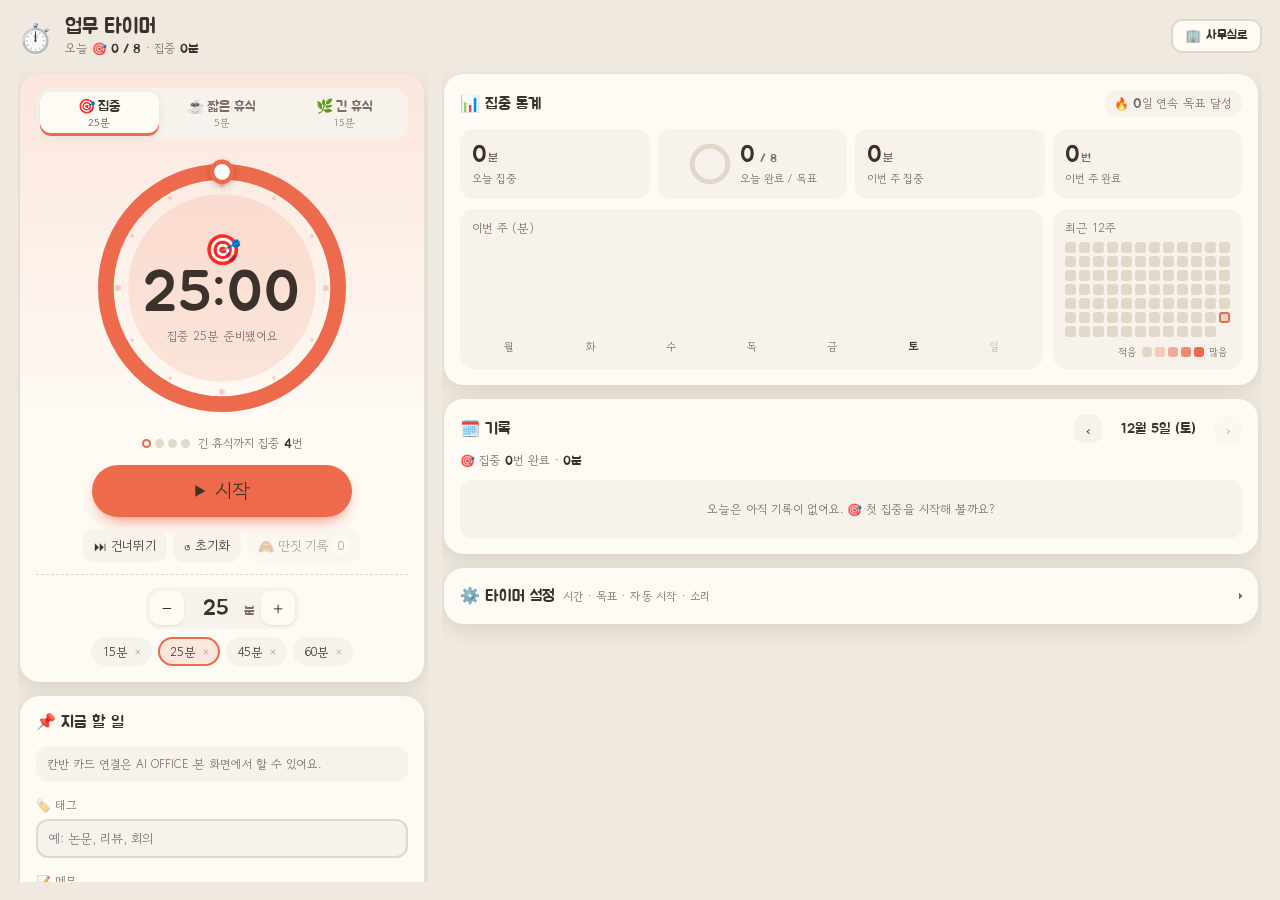
<file: public/timer.html>
<!doctype html>
<html lang="ko">
<head>
<meta charset="utf-8">
<meta name="viewport" content="width=device-width, initial-scale=1, viewport-fit=cover">
<title>업무 타이머 · AI OFFICE</title>
<link rel="icon" href="data:image/svg+xml,<svg xmlns='http://www.w3.org/2000/svg' viewBox='0 0 100 100'><text y='.9em' font-size='90'>🎯</text></svg>">
<link rel="preconnect" href="https://fonts.googleapis.com">
<link href="https://fonts.googleapis.com/css2?family=Gowun+Dodum&family=Jua&display=swap" rel="stylesheet">
<link rel="stylesheet" href="css/style.css">
<link rel="stylesheet" href="css/panels.css">
<link rel="stylesheet" href="css/manage.css">
<link rel="stylesheet" href="css/timer-aio.css">
</head>
<body class="tm-page">
<!-- AI OFFICE 업무 타이머 새 창: 본 화면과 같은 화면 · 같은 기록(이 브라우저 저장소를 함께 씀) -->
<main id="timerPage" class="tm-card tm-full" aria-label="업무 타이머"></main>
<script src="js/providers.js"></script>
<script src="timer/utils.js"></script>
<script src="timer/store-shim.js"></script>
<script src="js/timer-ui.js"></script>
</body>
</html>
</file>
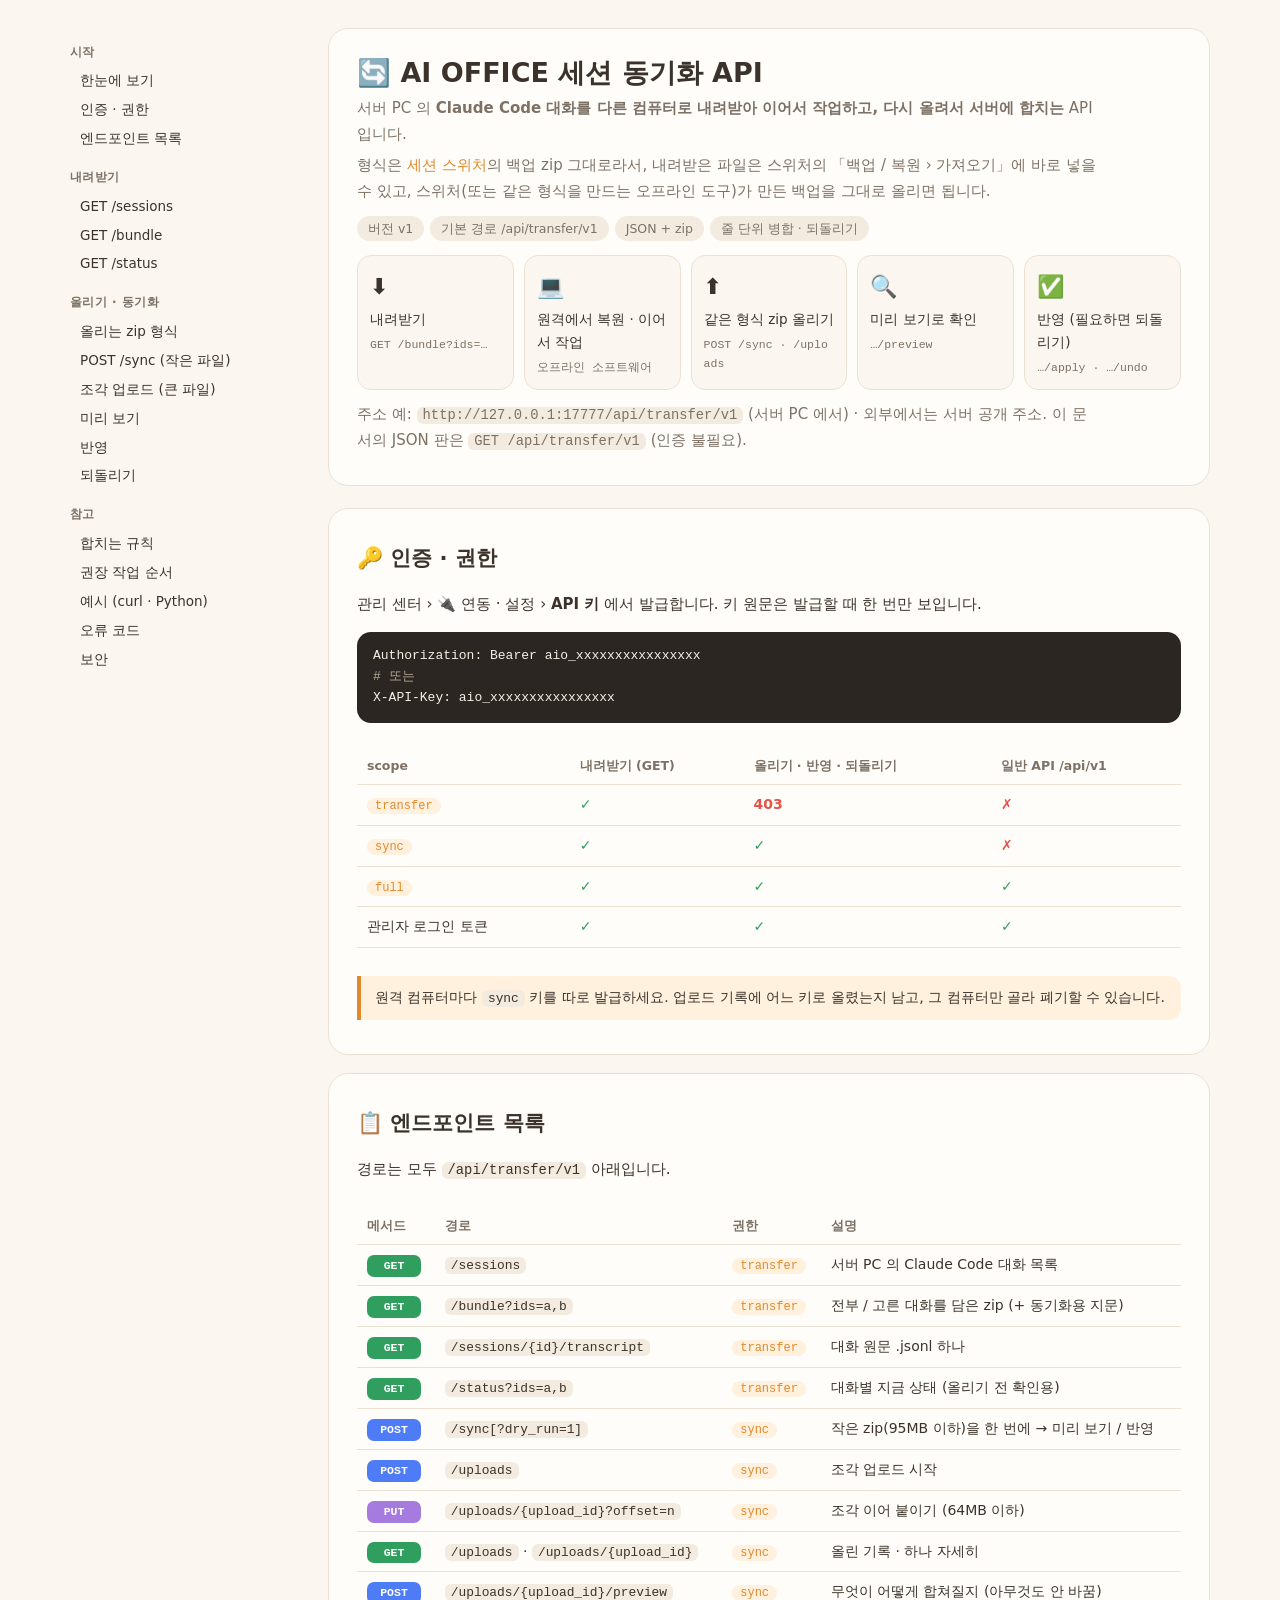
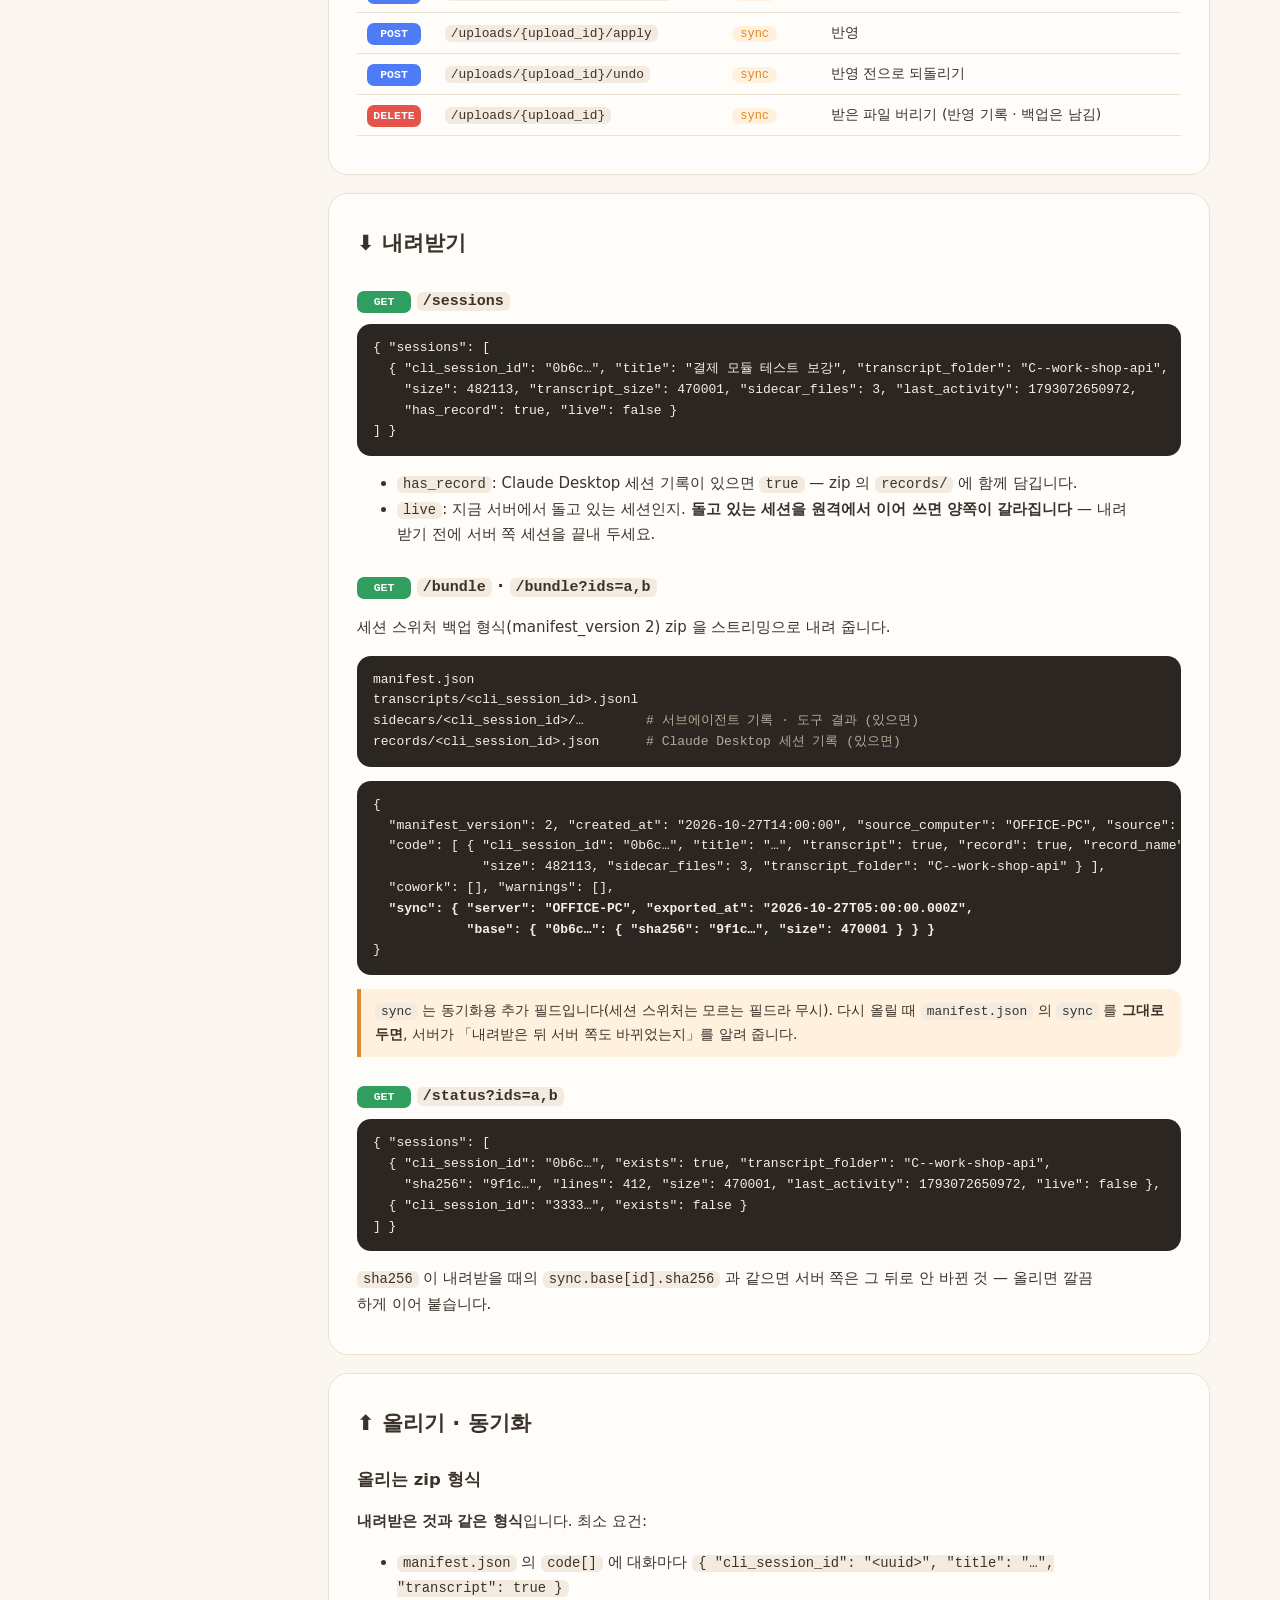
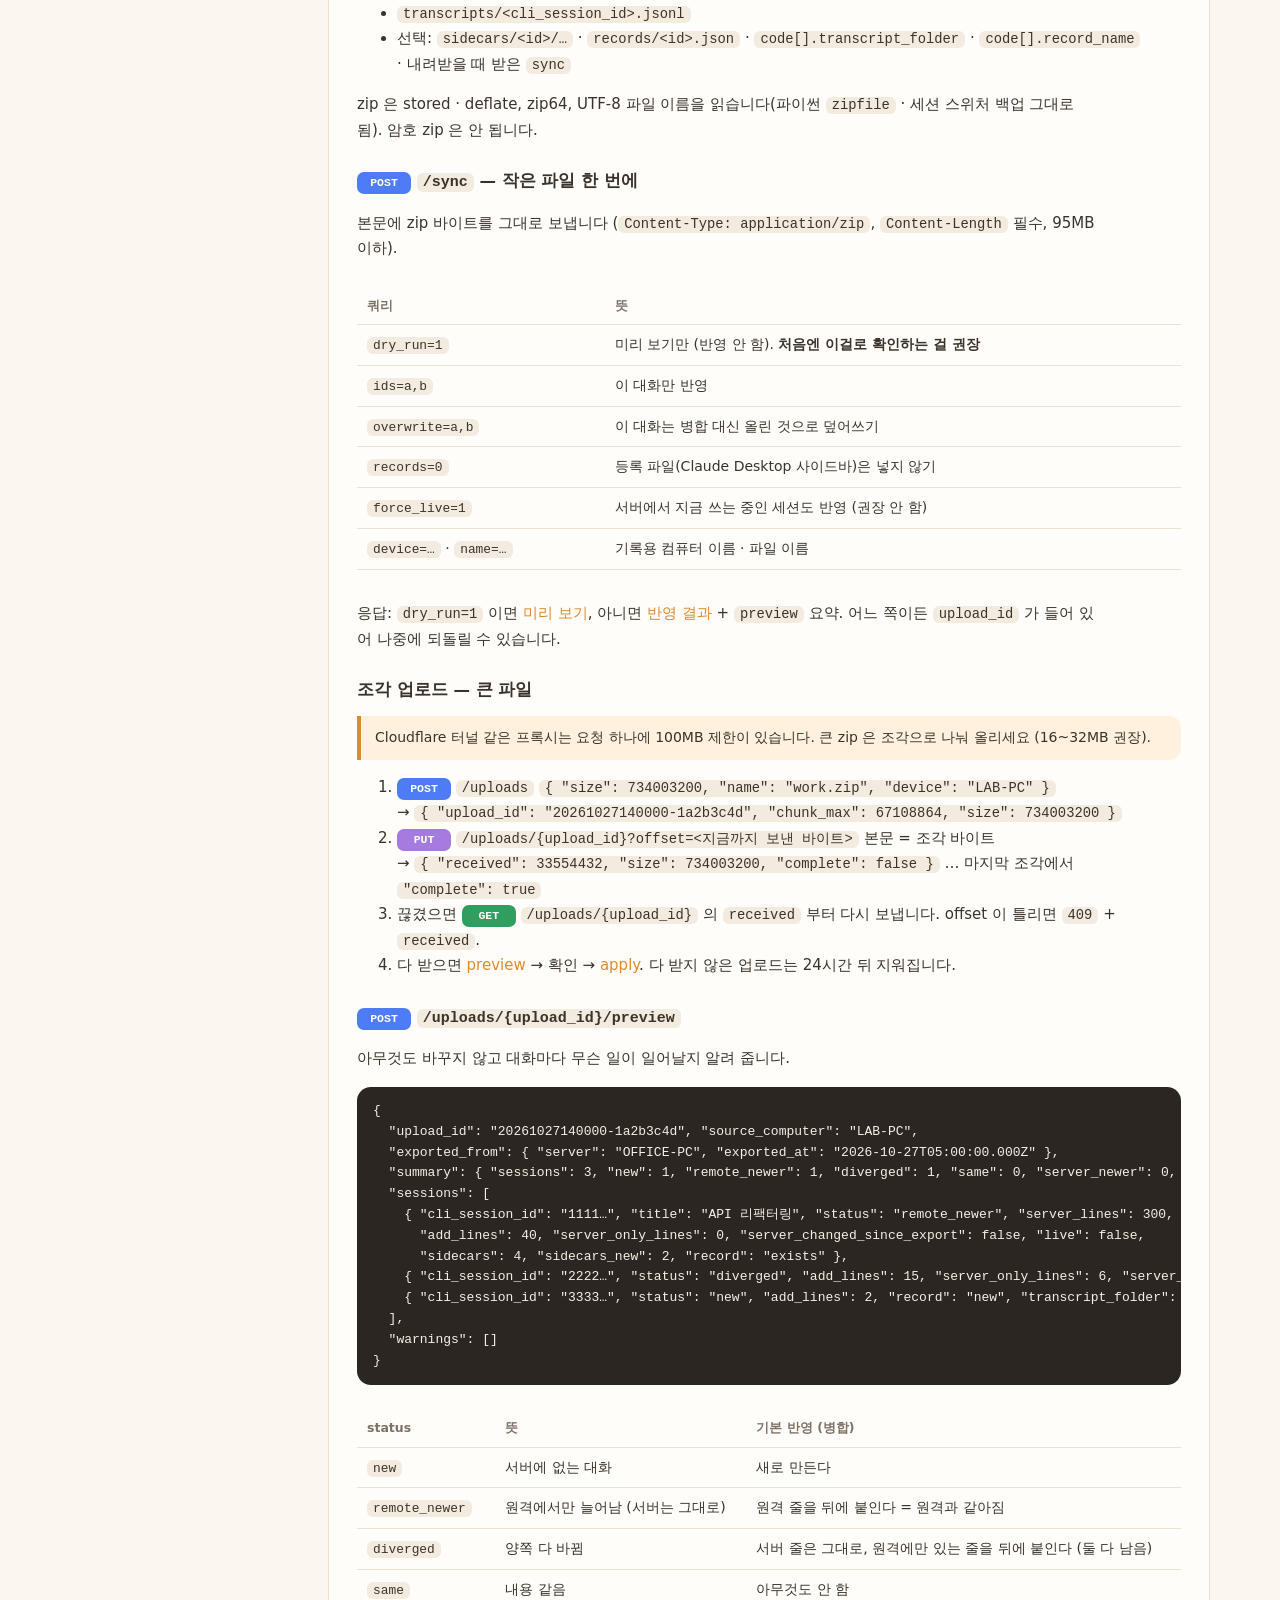
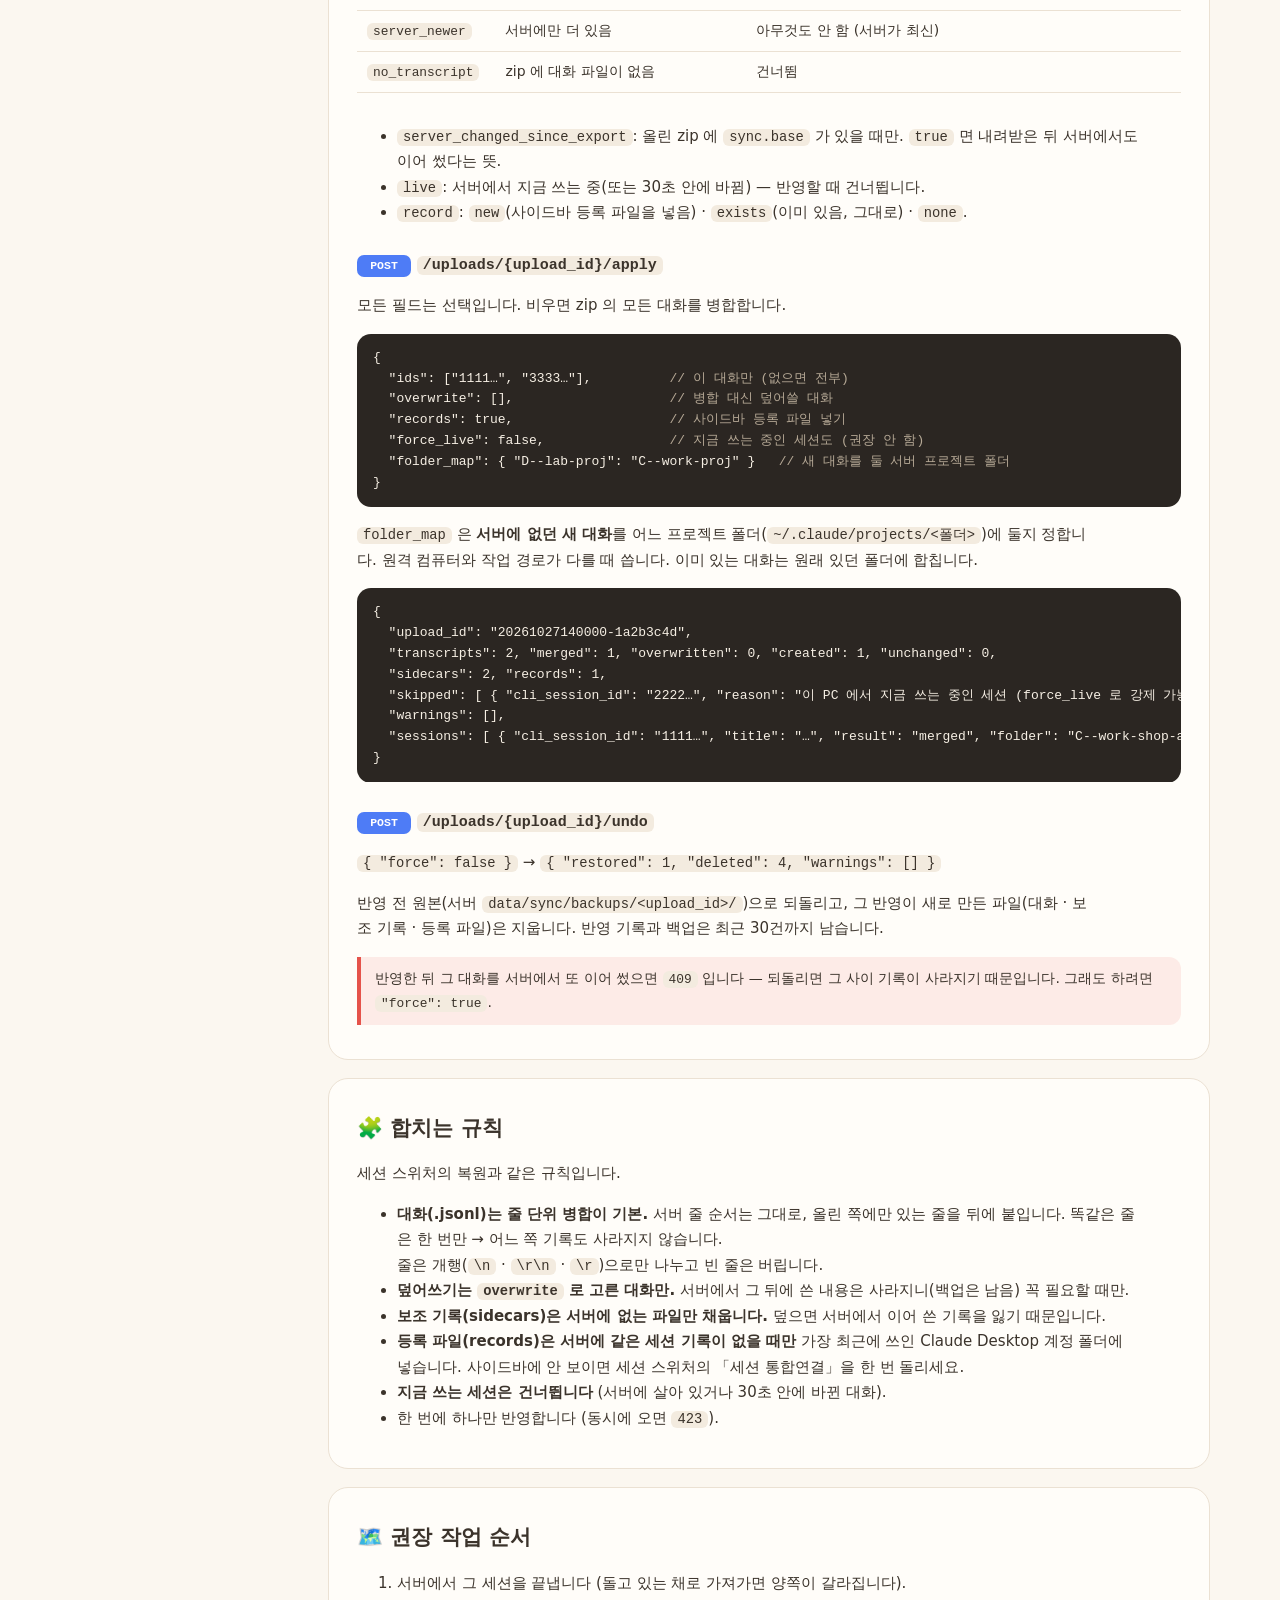
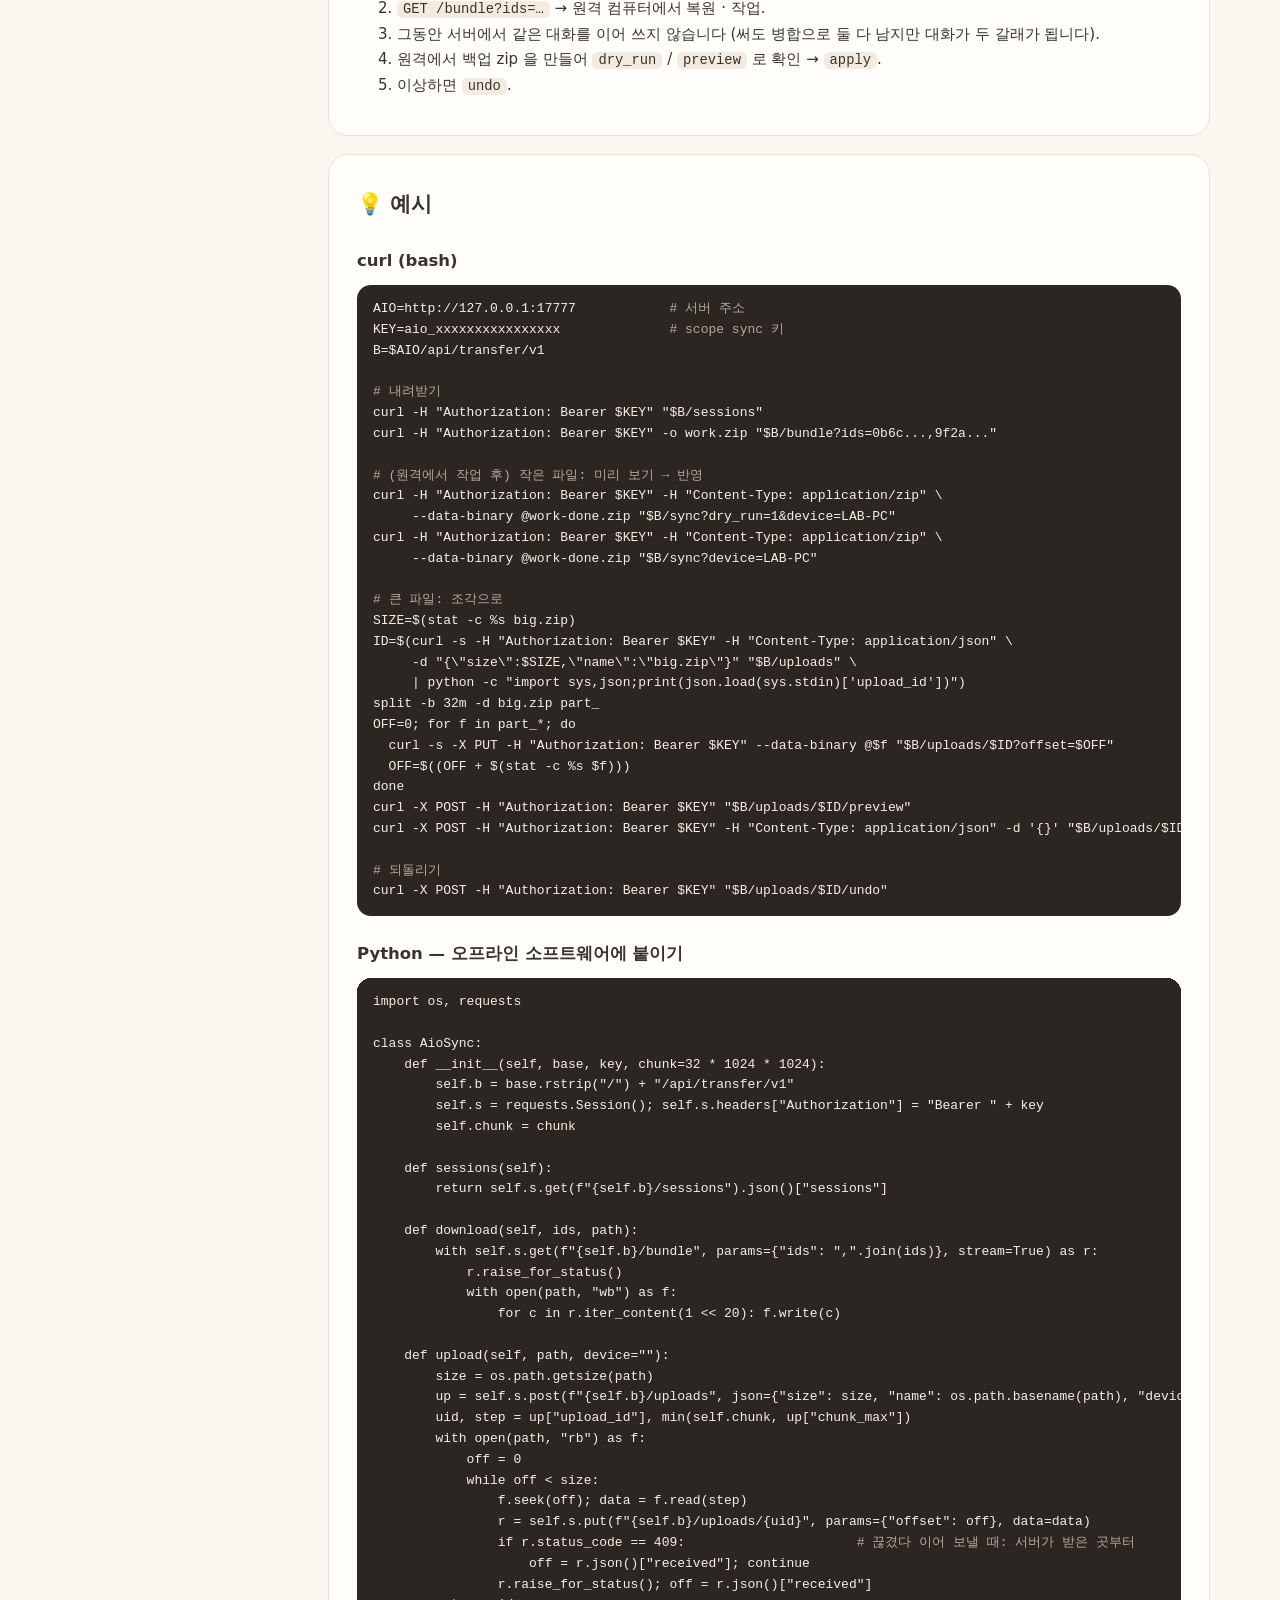
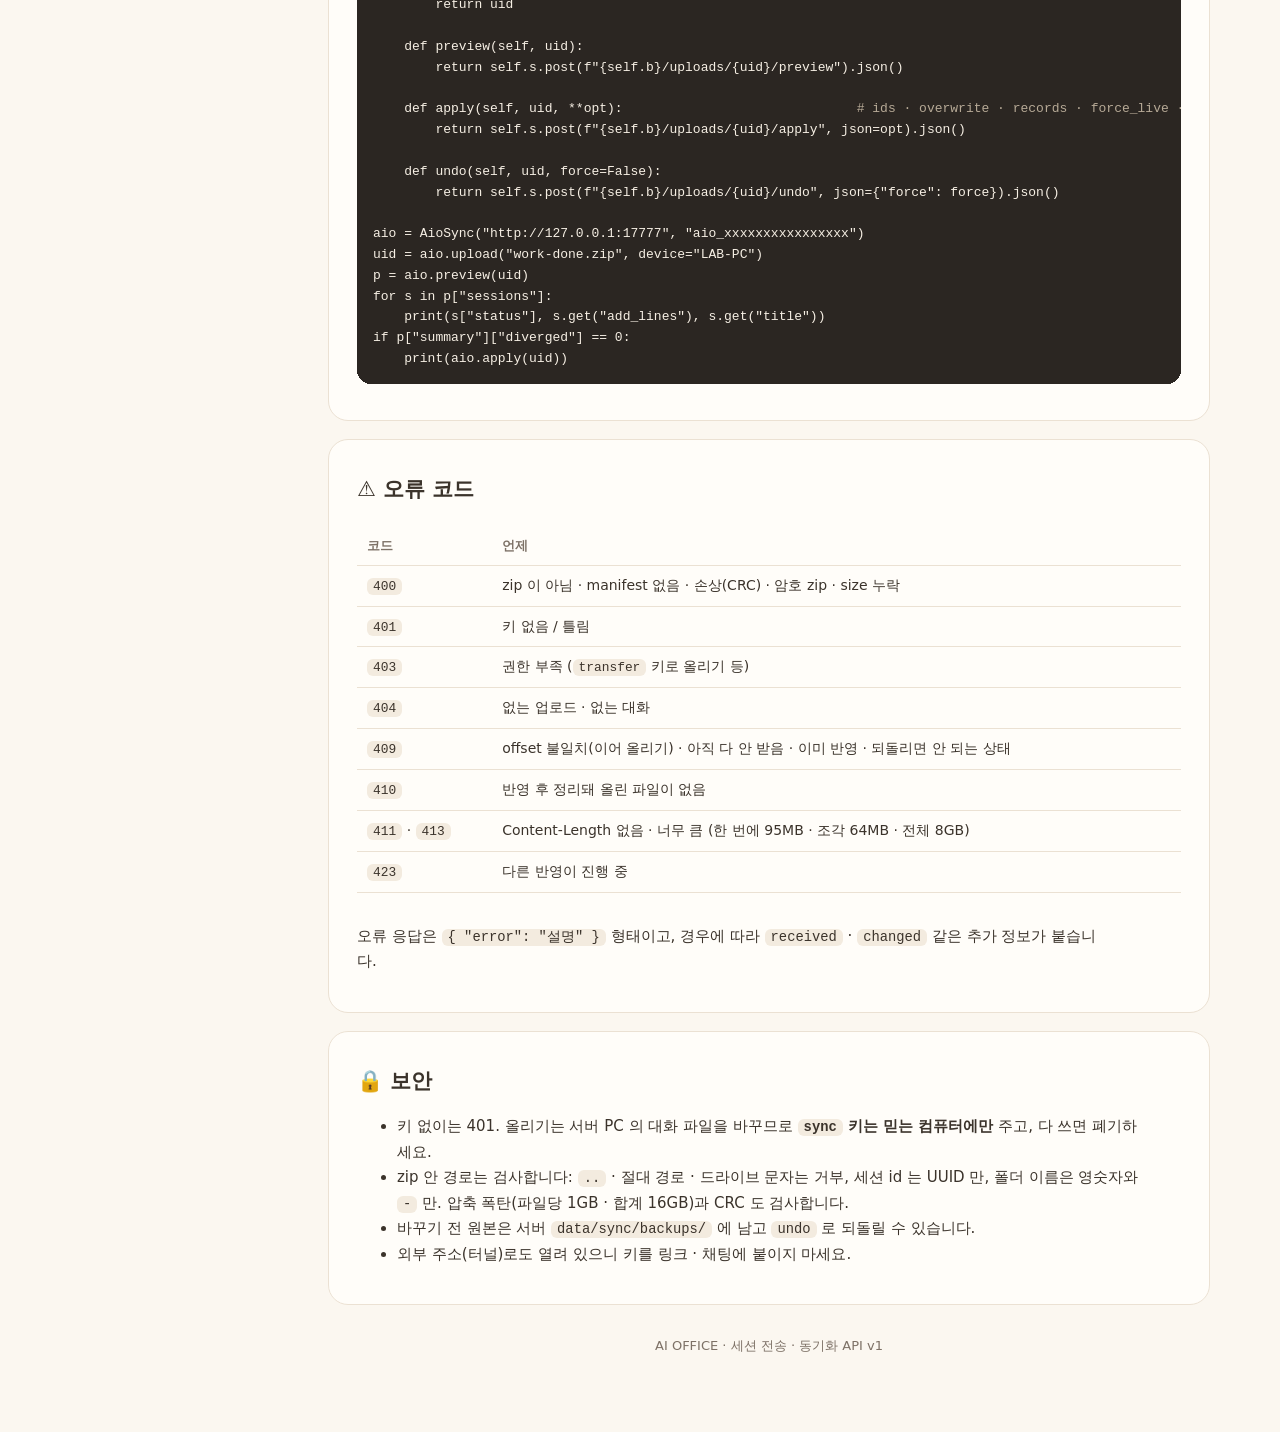
<file: public/docs/sync-api.html>
<!doctype html>
<html lang="ko">
<head>
<meta charset="utf-8">
<meta name="viewport" content="width=device-width, initial-scale=1">
<title>AI OFFICE 세션 동기화 API</title>
<meta name="description" content="AI OFFICE 서버의 Claude Code 대화를 다른 컴퓨터로 내려받아 이어서 작업하고, 다시 올려 서버에 합치는 API 문서">
<link rel="icon" href="data:image/svg+xml,<svg xmlns='http://www.w3.org/2000/svg' viewBox='0 0 100 100'><text y='.9em' font-size='90'>🔄</text></svg>">
<style>
  :root {
    --bg: #fbf7f0; --card: #fffdf9; --ink: #3b332b; --ink2: #7d7166; --line: #ebe1d3; --accent: #e08a2e; --accent-bg: #fff1dd;
    --code-bg: #2b2622; --code-ink: #f6efe4; --code-dim: #b6a996; --chip: #f3ebdf;
    --get: #2f9e5f; --post: #4e7cf6; --put: #a67be0; --del: #e5534b;
    --ok: #2f9e5f; --warn: #c47f22; --bad: #e5534b;
    --mono: ui-monospace, 'Cascadia Code', Consolas, 'D2Coding', monospace;
    --sans: 'Pretendard', 'Malgun Gothic', 'Apple SD Gothic Neo', system-ui, sans-serif;
  }
  @media (prefers-color-scheme: dark) {
    :root:not([data-theme="light"]) {
      --bg: #1d1a17; --card: #26221e; --ink: #efe6da; --ink2: #b3a796; --line: #3a332c; --accent: #f0a03c; --accent-bg: #3a2d1c;
      --code-bg: #141210; --code-ink: #f0e8dc; --code-dim: #9d917f; --chip: #332c25;
    }
  }
  :root[data-theme="dark"] {
    --bg: #1d1a17; --card: #26221e; --ink: #efe6da; --ink2: #b3a796; --line: #3a332c; --accent: #f0a03c; --accent-bg: #3a2d1c;
    --code-bg: #141210; --code-ink: #f0e8dc; --code-dim: #9d917f; --chip: #332c25;
  }
  * { box-sizing: border-box; }
  html { scroll-behavior: smooth; scroll-padding-top: 16px; }
  body { margin: 0; background: var(--bg); color: var(--ink); font: 15px/1.7 var(--sans); }
  a { color: var(--accent); text-decoration: none; } a:hover { text-decoration: underline; }
  .wrap { display: grid; grid-template-columns: 230px minmax(0, 1fr); gap: 28px; max-width: 1180px; margin: 0 auto; padding: 28px 20px 80px; }
  nav.toc { position: sticky; top: 16px; align-self: start; max-height: calc(100vh - 32px); overflow-y: auto; font-size: 13.5px; }
  nav.toc b { display: block; font-size: 12px; color: var(--ink2); letter-spacing: .04em; margin: 14px 0 4px; }
  nav.toc a { display: block; color: var(--ink); padding: 3px 10px; border-radius: 8px; }
  nav.toc a:hover { background: var(--chip); text-decoration: none; }
  header.hero { background: var(--card); border: 1px solid var(--line); border-radius: 20px; padding: 26px 28px; margin-bottom: 22px; }
  header.hero h1 { margin: 0 0 6px; font-size: 27px; line-height: 1.3; }
  header.hero p { margin: 6px 0; color: var(--ink2); }
  .tags { display: flex; flex-wrap: wrap; gap: 6px; margin-top: 12px; }
  .tag { background: var(--chip); border-radius: 99px; padding: 2px 11px; font-size: 12.5px; color: var(--ink2); }
  section { background: var(--card); border: 1px solid var(--line); border-radius: 20px; padding: 6px 28px 22px; margin-bottom: 18px; }
  h2 { font-size: 21px; margin: 22px 0 10px; padding-top: 4px; }
  h3 { font-size: 16.5px; margin: 24px 0 8px; }
  h3 code { font-size: 15px; }
  p, li { max-width: 78ch; }
  code { font-family: var(--mono); font-size: .92em; background: var(--chip); padding: 1px 6px; border-radius: 6px; }
  pre { background: var(--code-bg); color: var(--code-ink); border-radius: 14px; padding: 14px 16px; overflow-x: auto; font: 13px/1.6 var(--mono); margin: 10px 0 14px; }
  pre code { background: none; padding: 0; font-size: inherit; color: inherit; }
  pre .c { color: var(--code-dim); }
  table { width: 100%; border-collapse: collapse; margin: 10px 0 16px; font-size: 14px; }
  .tbl { overflow-x: auto; }
  th, td { text-align: left; padding: 8px 10px; border-bottom: 1px solid var(--line); vertical-align: top; }
  th { color: var(--ink2); font-weight: 600; font-size: 12.5px; white-space: nowrap; }
  td code { white-space: nowrap; }
  .m { display: inline-block; min-width: 54px; text-align: center; font: 700 11.5px/1.9 var(--mono); border-radius: 7px; color: #fff; }
  .GET { background: var(--get); } .POST { background: var(--post); } .PUT { background: var(--put); } .DELETE { background: var(--del); }
  .scope { font: 12px var(--mono); padding: 1px 8px; border-radius: 99px; background: var(--accent-bg); color: var(--accent); }
  .ok { color: var(--ok); font-weight: 700; } .no { color: var(--bad); font-weight: 700; }
  .flow { display: grid; grid-template-columns: repeat(5, minmax(0, 1fr)); gap: 10px; margin: 14px 0 6px; }
  .step { background: var(--bg); border: 1px solid var(--line); border-radius: 14px; padding: 12px; font-size: 13.5px; }
  .step b { display: block; font-size: 22px; margin-bottom: 2px; }
  .step small { color: var(--ink2); display: block; margin-top: 4px; font-family: var(--mono); font-size: 11.5px; word-break: break-all; }
  .note { border-left: 4px solid var(--accent); background: var(--accent-bg); padding: 10px 14px; border-radius: 0 12px 12px 0; margin: 12px 0; font-size: 14px; }
  .note.warn { border-color: var(--bad); background: color-mix(in srgb, var(--bad) 10%, transparent); }
  footer { color: var(--ink2); font-size: 13px; text-align: center; margin-top: 30px; }
  @media (max-width: 860px) {
    .wrap { grid-template-columns: minmax(0, 1fr); padding: 16px 16px 60px; }
    h3 code { word-break: break-all; }
    nav.toc { position: static; max-height: none; background: var(--card); border: 1px solid var(--line); border-radius: 16px; padding: 6px 12px 12px; }
    section, header.hero { padding-left: 18px; padding-right: 18px; }
    .flow { grid-template-columns: 1fr 1fr; }
  }
</style>
</head>
<body>
<div class="wrap">
  <nav class="toc" aria-label="목차">
    <b>시작</b>
    <a href="#overview">한눈에 보기</a>
    <a href="#auth">인증 · 권한</a>
    <a href="#endpoints">엔드포인트 목록</a>
    <b>내려받기</b>
    <a href="#sessions">GET /sessions</a>
    <a href="#bundle">GET /bundle</a>
    <a href="#status">GET /status</a>
    <b>올리기 · 동기화</b>
    <a href="#upload-format">올리는 zip 형식</a>
    <a href="#sync">POST /sync (작은 파일)</a>
    <a href="#chunks">조각 업로드 (큰 파일)</a>
    <a href="#preview">미리 보기</a>
    <a href="#apply">반영</a>
    <a href="#undo">되돌리기</a>
    <b>참고</b>
    <a href="#rules">합치는 규칙</a>
    <a href="#workflow">권장 작업 순서</a>
    <a href="#examples">예시 (curl · Python)</a>
    <a href="#errors">오류 코드</a>
    <a href="#security">보안</a>
  </nav>

  <main>
    <header class="hero" id="overview">
      <h1>🔄 AI OFFICE 세션 동기화 API</h1>
      <p>서버 PC 의 <b>Claude Code 대화를 다른 컴퓨터로 내려받아 이어서 작업하고, 다시 올려서 서버에 합치는</b> API 입니다.</p>
      <p>형식은 <a href="https://github.com/UniverseMaker/Claude-Desktop-Application-Cowork-and-Code-Session-Transfer">세션 스위처</a>의 백업 zip 그대로라서, 내려받은 파일은 스위처의 「백업 / 복원 › 가져오기」에 바로 넣을 수 있고, 스위처(또는 같은 형식을 만드는 오프라인 도구)가 만든 백업을 그대로 올리면 됩니다.</p>
      <div class="tags"><span class="tag">버전 v1</span><span class="tag">기본 경로 /api/transfer/v1</span><span class="tag">JSON + zip</span><span class="tag">줄 단위 병합 · 되돌리기</span></div>
      <div class="flow">
        <div class="step"><b>⬇️</b>내려받기<small>GET /bundle?ids=…</small></div>
        <div class="step"><b>💻</b>원격에서 복원 · 이어서 작업<small>오프라인 소프트웨어</small></div>
        <div class="step"><b>⬆️</b>같은 형식 zip 올리기<small>POST /sync · /uploads</small></div>
        <div class="step"><b>🔍</b>미리 보기로 확인<small>…/preview</small></div>
        <div class="step"><b>✅</b>반영 (필요하면 되돌리기)<small>…/apply · …/undo</small></div>
      </div>
      <p style="margin-top:12px">주소 예: <code>http://127.0.0.1:17777/api/transfer/v1</code> (서버 PC 에서) · 외부에서는 서버 공개 주소. 이 문서의 JSON 판은 <code>GET /api/transfer/v1</code> (인증 불필요).</p>
    </header>

    <section id="auth">
      <h2>🔑 인증 · 권한</h2>
      <p>관리 센터 › 🔌 연동 · 설정 › <b>API 키</b> 에서 발급합니다. 키 원문은 발급할 때 한 번만 보입니다.</p>
<pre><code>Authorization: Bearer aio_xxxxxxxxxxxxxxxx
<span class="c"># 또는</span>
X-API-Key: aio_xxxxxxxxxxxxxxxx</code></pre>
      <div class="tbl"><table>
        <tr><th>scope</th><th>내려받기 (GET)</th><th>올리기 · 반영 · 되돌리기</th><th>일반 API /api/v1</th></tr>
        <tr><td><span class="scope">transfer</span></td><td class="ok">✓</td><td class="no">403</td><td class="no">✗</td></tr>
        <tr><td><span class="scope">sync</span></td><td class="ok">✓</td><td class="ok">✓</td><td class="no">✗</td></tr>
        <tr><td><span class="scope">full</span></td><td class="ok">✓</td><td class="ok">✓</td><td class="ok">✓</td></tr>
        <tr><td>관리자 로그인 토큰</td><td class="ok">✓</td><td class="ok">✓</td><td class="ok">✓</td></tr>
      </table></div>
      <div class="note">원격 컴퓨터마다 <code>sync</code> 키를 따로 발급하세요. 업로드 기록에 어느 키로 올렸는지 남고, 그 컴퓨터만 골라 폐기할 수 있습니다.</div>
    </section>

    <section id="endpoints">
      <h2>📋 엔드포인트 목록</h2>
      <p>경로는 모두 <code>/api/transfer/v1</code> 아래입니다.</p>
      <div class="tbl"><table>
        <tr><th>메서드</th><th>경로</th><th>권한</th><th>설명</th></tr>
        <tr><td><span class="m GET">GET</span></td><td><code>/sessions</code></td><td><span class="scope">transfer</span></td><td>서버 PC 의 Claude Code 대화 목록</td></tr>
        <tr><td><span class="m GET">GET</span></td><td><code>/bundle?ids=a,b</code></td><td><span class="scope">transfer</span></td><td>전부 / 고른 대화를 담은 zip (+ 동기화용 지문)</td></tr>
        <tr><td><span class="m GET">GET</span></td><td><code>/sessions/{id}/transcript</code></td><td><span class="scope">transfer</span></td><td>대화 원문 .jsonl 하나</td></tr>
        <tr><td><span class="m GET">GET</span></td><td><code>/status?ids=a,b</code></td><td><span class="scope">transfer</span></td><td>대화별 지금 상태 (올리기 전 확인용)</td></tr>
        <tr><td><span class="m POST">POST</span></td><td><code>/sync[?dry_run=1]</code></td><td><span class="scope">sync</span></td><td>작은 zip(95MB 이하)을 한 번에 → 미리 보기 / 반영</td></tr>
        <tr><td><span class="m POST">POST</span></td><td><code>/uploads</code></td><td><span class="scope">sync</span></td><td>조각 업로드 시작</td></tr>
        <tr><td><span class="m PUT">PUT</span></td><td><code>/uploads/{upload_id}?offset=n</code></td><td><span class="scope">sync</span></td><td>조각 이어 붙이기 (64MB 이하)</td></tr>
        <tr><td><span class="m GET">GET</span></td><td><code>/uploads</code> · <code>/uploads/{upload_id}</code></td><td><span class="scope">sync</span></td><td>올린 기록 · 하나 자세히</td></tr>
        <tr><td><span class="m POST">POST</span></td><td><code>/uploads/{upload_id}/preview</code></td><td><span class="scope">sync</span></td><td>무엇이 어떻게 합쳐질지 (아무것도 안 바꿈)</td></tr>
        <tr><td><span class="m POST">POST</span></td><td><code>/uploads/{upload_id}/apply</code></td><td><span class="scope">sync</span></td><td>반영</td></tr>
        <tr><td><span class="m POST">POST</span></td><td><code>/uploads/{upload_id}/undo</code></td><td><span class="scope">sync</span></td><td>반영 전으로 되돌리기</td></tr>
        <tr><td><span class="m DELETE">DELETE</span></td><td><code>/uploads/{upload_id}</code></td><td><span class="scope">sync</span></td><td>받은 파일 버리기 (반영 기록 · 백업은 남김)</td></tr>
      </table></div>
    </section>

    <section>
      <h2>⬇️ 내려받기</h2>
      <h3 id="sessions"><span class="m GET">GET</span> <code>/sessions</code></h3>
<pre><code>{ "sessions": [
  { "cli_session_id": "0b6c…", "title": "결제 모듈 테스트 보강", "transcript_folder": "C--work-shop-api",
    "size": 482113, "transcript_size": 470001, "sidecar_files": 3, "last_activity": 1793072650972,
    "has_record": true, "live": false }
] }</code></pre>
      <ul>
        <li><code>has_record</code>: Claude Desktop 세션 기록이 있으면 <code>true</code> — zip 의 <code>records/</code> 에 함께 담깁니다.</li>
        <li><code>live</code>: 지금 서버에서 돌고 있는 세션인지. <b>돌고 있는 세션을 원격에서 이어 쓰면 양쪽이 갈라집니다</b> — 내려받기 전에 서버 쪽 세션을 끝내 두세요.</li>
      </ul>

      <h3 id="bundle"><span class="m GET">GET</span> <code>/bundle</code> · <code>/bundle?ids=a,b</code></h3>
      <p>세션 스위처 백업 형식(manifest_version 2) zip 을 스트리밍으로 내려 줍니다.</p>
<pre><code>manifest.json
transcripts/&lt;cli_session_id&gt;.jsonl
sidecars/&lt;cli_session_id&gt;/…        <span class="c"># 서브에이전트 기록 · 도구 결과 (있으면)</span>
records/&lt;cli_session_id&gt;.json      <span class="c"># Claude Desktop 세션 기록 (있으면)</span></code></pre>
<pre><code>{
  "manifest_version": 2, "created_at": "2026-10-27T14:00:00", "source_computer": "OFFICE-PC", "source": "ai-office",
  "code": [ { "cli_session_id": "0b6c…", "title": "…", "transcript": true, "record": true, "record_name": "local_….json",
              "size": 482113, "sidecar_files": 3, "transcript_folder": "C--work-shop-api" } ],
  "cowork": [], "warnings": [],
  <b>"sync": { "server": "OFFICE-PC", "exported_at": "2026-10-27T05:00:00.000Z",
            "base": { "0b6c…": { "sha256": "9f1c…", "size": 470001 } } }</b>
}</code></pre>
      <div class="note"><code>sync</code> 는 동기화용 추가 필드입니다(세션 스위처는 모르는 필드라 무시). 다시 올릴 때 <code>manifest.json</code> 의 <code>sync</code> 를 <b>그대로 두면</b>, 서버가 「내려받은 뒤 서버 쪽도 바뀌었는지」를 알려 줍니다.</div>

      <h3 id="status"><span class="m GET">GET</span> <code>/status?ids=a,b</code></h3>
<pre><code>{ "sessions": [
  { "cli_session_id": "0b6c…", "exists": true, "transcript_folder": "C--work-shop-api",
    "sha256": "9f1c…", "lines": 412, "size": 470001, "last_activity": 1793072650972, "live": false },
  { "cli_session_id": "3333…", "exists": false }
] }</code></pre>
      <p><code>sha256</code> 이 내려받을 때의 <code>sync.base[id].sha256</code> 과 같으면 서버 쪽은 그 뒤로 안 바뀐 것 — 올리면 깔끔하게 이어 붙습니다.</p>
    </section>

    <section>
      <h2>⬆️ 올리기 · 동기화</h2>
      <h3 id="upload-format">올리는 zip 형식</h3>
      <p><b>내려받은 것과 같은 형식</b>입니다. 최소 요건:</p>
      <ul>
        <li><code>manifest.json</code> 의 <code>code[]</code> 에 대화마다 <code>{ "cli_session_id": "&lt;uuid&gt;", "title": "…", "transcript": true }</code></li>
        <li><code>transcripts/&lt;cli_session_id&gt;.jsonl</code></li>
        <li>선택: <code>sidecars/&lt;id&gt;/…</code> · <code>records/&lt;id&gt;.json</code> · <code>code[].transcript_folder</code> · <code>code[].record_name</code> · 내려받을 때 받은 <code>sync</code></li>
      </ul>
      <p>zip 은 stored · deflate, zip64, UTF-8 파일 이름을 읽습니다(파이썬 <code>zipfile</code> · 세션 스위처 백업 그대로 됨). 암호 zip 은 안 됩니다.</p>

      <h3 id="sync"><span class="m POST">POST</span> <code>/sync</code> — 작은 파일 한 번에</h3>
      <p>본문에 zip 바이트를 그대로 보냅니다 (<code>Content-Type: application/zip</code>, <code>Content-Length</code> 필수, 95MB 이하).</p>
      <div class="tbl"><table>
        <tr><th>쿼리</th><th>뜻</th></tr>
        <tr><td><code>dry_run=1</code></td><td>미리 보기만 (반영 안 함). <b>처음엔 이걸로 확인하는 걸 권장</b></td></tr>
        <tr><td><code>ids=a,b</code></td><td>이 대화만 반영</td></tr>
        <tr><td><code>overwrite=a,b</code></td><td>이 대화는 병합 대신 올린 것으로 덮어쓰기</td></tr>
        <tr><td><code>records=0</code></td><td>등록 파일(Claude Desktop 사이드바)은 넣지 않기</td></tr>
        <tr><td><code>force_live=1</code></td><td>서버에서 지금 쓰는 중인 세션도 반영 (권장 안 함)</td></tr>
        <tr><td><code>device=…</code> · <code>name=…</code></td><td>기록용 컴퓨터 이름 · 파일 이름</td></tr>
      </table></div>
      <p>응답: <code>dry_run=1</code> 이면 <a href="#preview">미리 보기</a>, 아니면 <a href="#apply">반영 결과</a> + <code>preview</code> 요약. 어느 쪽이든 <code>upload_id</code> 가 들어 있어 나중에 되돌릴 수 있습니다.</p>

      <h3 id="chunks">조각 업로드 — 큰 파일</h3>
      <div class="note">Cloudflare 터널 같은 프록시는 요청 하나에 100MB 제한이 있습니다. 큰 zip 은 조각으로 나눠 올리세요 (16~32MB 권장).</div>
      <ol>
        <li><span class="m POST">POST</span> <code>/uploads</code> <code>{ "size": 734003200, "name": "work.zip", "device": "LAB-PC" }</code><br>→ <code>{ "upload_id": "20261027140000-1a2b3c4d", "chunk_max": 67108864, "size": 734003200 }</code></li>
        <li><span class="m PUT">PUT</span> <code>/uploads/{upload_id}?offset=&lt;지금까지 보낸 바이트&gt;</code> 본문 = 조각 바이트<br>→ <code>{ "received": 33554432, "size": 734003200, "complete": false }</code> … 마지막 조각에서 <code>"complete": true</code></li>
        <li>끊겼으면 <span class="m GET">GET</span> <code>/uploads/{upload_id}</code> 의 <code>received</code> 부터 다시 보냅니다. offset 이 틀리면 <code>409</code> + <code>received</code>.</li>
        <li>다 받으면 <a href="#preview">preview</a> → 확인 → <a href="#apply">apply</a>. 다 받지 않은 업로드는 24시간 뒤 지워집니다.</li>
      </ol>

      <h3 id="preview"><span class="m POST">POST</span> <code>/uploads/{upload_id}/preview</code></h3>
      <p>아무것도 바꾸지 않고 대화마다 무슨 일이 일어날지 알려 줍니다.</p>
<pre><code>{
  "upload_id": "20261027140000-1a2b3c4d", "source_computer": "LAB-PC",
  "exported_from": { "server": "OFFICE-PC", "exported_at": "2026-10-27T05:00:00.000Z" },
  "summary": { "sessions": 3, "new": 1, "remote_newer": 1, "diverged": 1, "same": 0, "server_newer": 0, "live": 0, "add_lines": 57 },
  "sessions": [
    { "cli_session_id": "1111…", "title": "API 리팩터링", "status": "remote_newer", "server_lines": 300, "remote_lines": 340,
      "add_lines": 40, "server_only_lines": 0, "server_changed_since_export": false, "live": false,
      "sidecars": 4, "sidecars_new": 2, "record": "exists" },
    { "cli_session_id": "2222…", "status": "diverged", "add_lines": 15, "server_only_lines": 6, "server_changed_since_export": true },
    { "cli_session_id": "3333…", "status": "new", "add_lines": 2, "record": "new", "transcript_folder": "D--lab-proj" }
  ],
  "warnings": []
}</code></pre>
      <div class="tbl"><table>
        <tr><th>status</th><th>뜻</th><th>기본 반영 (병합)</th></tr>
        <tr><td><code>new</code></td><td>서버에 없는 대화</td><td>새로 만든다</td></tr>
        <tr><td><code>remote_newer</code></td><td>원격에서만 늘어남 (서버는 그대로)</td><td>원격 줄을 뒤에 붙인다 = 원격과 같아짐</td></tr>
        <tr><td><code>diverged</code></td><td>양쪽 다 바뀜</td><td>서버 줄은 그대로, 원격에만 있는 줄을 뒤에 붙인다 (둘 다 남음)</td></tr>
        <tr><td><code>same</code></td><td>내용 같음</td><td>아무것도 안 함</td></tr>
        <tr><td><code>server_newer</code></td><td>서버에만 더 있음</td><td>아무것도 안 함 (서버가 최신)</td></tr>
        <tr><td><code>no_transcript</code></td><td>zip 에 대화 파일이 없음</td><td>건너뜀</td></tr>
      </table></div>
      <ul>
        <li><code>server_changed_since_export</code>: 올린 zip 에 <code>sync.base</code> 가 있을 때만. <code>true</code> 면 내려받은 뒤 서버에서도 이어 썼다는 뜻.</li>
        <li><code>live</code>: 서버에서 지금 쓰는 중(또는 30초 안에 바뀜) — 반영할 때 건너뜁니다.</li>
        <li><code>record</code>: <code>new</code>(사이드바 등록 파일을 넣음) · <code>exists</code>(이미 있음, 그대로) · <code>none</code>.</li>
      </ul>

      <h3 id="apply"><span class="m POST">POST</span> <code>/uploads/{upload_id}/apply</code></h3>
      <p>모든 필드는 선택입니다. 비우면 zip 의 모든 대화를 병합합니다.</p>
<pre><code>{
  "ids": ["1111…", "3333…"],          <span class="c">// 이 대화만 (없으면 전부)</span>
  "overwrite": [],                    <span class="c">// 병합 대신 덮어쓸 대화</span>
  "records": true,                    <span class="c">// 사이드바 등록 파일 넣기</span>
  "force_live": false,                <span class="c">// 지금 쓰는 중인 세션도 (권장 안 함)</span>
  "folder_map": { "D--lab-proj": "C--work-proj" }   <span class="c">// 새 대화를 둘 서버 프로젝트 폴더</span>
}</code></pre>
      <p><code>folder_map</code> 은 <b>서버에 없던 새 대화</b>를 어느 프로젝트 폴더(<code>~/.claude/projects/&lt;폴더&gt;</code>)에 둘지 정합니다. 원격 컴퓨터와 작업 경로가 다를 때 씁니다. 이미 있는 대화는 원래 있던 폴더에 합칩니다.</p>
<pre><code>{
  "upload_id": "20261027140000-1a2b3c4d",
  "transcripts": 2, "merged": 1, "overwritten": 0, "created": 1, "unchanged": 0,
  "sidecars": 2, "records": 1,
  "skipped": [ { "cli_session_id": "2222…", "reason": "이 PC 에서 지금 쓰는 중인 세션 (force_live 로 강제 가능)" } ],
  "warnings": [],
  "sessions": [ { "cli_session_id": "1111…", "title": "…", "result": "merged", "folder": "C--work-shop-api" } ]
}</code></pre>

      <h3 id="undo"><span class="m POST">POST</span> <code>/uploads/{upload_id}/undo</code></h3>
      <p><code>{ "force": false }</code> → <code>{ "restored": 1, "deleted": 4, "warnings": [] }</code></p>
      <p>반영 전 원본(서버 <code>data/sync/backups/&lt;upload_id&gt;/</code>)으로 되돌리고, 그 반영이 새로 만든 파일(대화 · 보조 기록 · 등록 파일)은 지웁니다. 반영 기록과 백업은 최근 30건까지 남습니다.</p>
      <div class="note warn">반영한 뒤 그 대화를 서버에서 또 이어 썼으면 <code>409</code> 입니다 — 되돌리면 그 사이 기록이 사라지기 때문입니다. 그래도 하려면 <code>"force": true</code>.</div>
    </section>

    <section id="rules">
      <h2>🧩 합치는 규칙</h2>
      <p>세션 스위처의 복원과 같은 규칙입니다.</p>
      <ul>
        <li><b>대화(.jsonl)는 줄 단위 병합이 기본.</b> 서버 줄 순서는 그대로, 올린 쪽에만 있는 줄을 뒤에 붙입니다. 똑같은 줄은 한 번만 → 어느 쪽 기록도 사라지지 않습니다.<br>줄은 개행(<code>\n</code> · <code>\r\n</code> · <code>\r</code>)으로만 나누고 빈 줄은 버립니다.</li>
        <li><b>덮어쓰기는 <code>overwrite</code> 로 고른 대화만.</b> 서버에서 그 뒤에 쓴 내용은 사라지니(백업은 남음) 꼭 필요할 때만.</li>
        <li><b>보조 기록(sidecars)은 서버에 없는 파일만 채웁니다.</b> 덮으면 서버에서 이어 쓴 기록을 잃기 때문입니다.</li>
        <li><b>등록 파일(records)은 서버에 같은 세션 기록이 없을 때만</b> 가장 최근에 쓰인 Claude Desktop 계정 폴더에 넣습니다. 사이드바에 안 보이면 세션 스위처의 「세션 통합연결」을 한 번 돌리세요.</li>
        <li><b>지금 쓰는 세션은 건너뜁니다</b> (서버에 살아 있거나 30초 안에 바뀐 대화).</li>
        <li>한 번에 하나만 반영합니다 (동시에 오면 <code>423</code>).</li>
      </ul>
    </section>

    <section id="workflow">
      <h2>🗺️ 권장 작업 순서</h2>
      <ol>
        <li>서버에서 그 세션을 끝냅니다 (돌고 있는 채로 가져가면 양쪽이 갈라집니다).</li>
        <li><code>GET /bundle?ids=…</code> → 원격 컴퓨터에서 복원 · 작업.</li>
        <li>그동안 서버에서 같은 대화를 이어 쓰지 않습니다 (써도 병합으로 둘 다 남지만 대화가 두 갈래가 됩니다).</li>
        <li>원격에서 백업 zip 을 만들어 <code>dry_run</code> / <code>preview</code> 로 확인 → <code>apply</code>.</li>
        <li>이상하면 <code>undo</code>.</li>
      </ol>
    </section>

    <section id="examples">
      <h2>💡 예시</h2>
      <h3>curl (bash)</h3>
<pre><code>AIO=http://127.0.0.1:17777            <span class="c"># 서버 주소</span>
KEY=aio_xxxxxxxxxxxxxxxx              <span class="c"># scope sync 키</span>
B=$AIO/api/transfer/v1

<span class="c"># 내려받기</span>
curl -H "Authorization: Bearer $KEY" "$B/sessions"
curl -H "Authorization: Bearer $KEY" -o work.zip "$B/bundle?ids=0b6c...,9f2a..."

<span class="c"># (원격에서 작업 후) 작은 파일: 미리 보기 → 반영</span>
curl -H "Authorization: Bearer $KEY" -H "Content-Type: application/zip" \
     --data-binary @work-done.zip "$B/sync?dry_run=1&amp;device=LAB-PC"
curl -H "Authorization: Bearer $KEY" -H "Content-Type: application/zip" \
     --data-binary @work-done.zip "$B/sync?device=LAB-PC"

<span class="c"># 큰 파일: 조각으로</span>
SIZE=$(stat -c %s big.zip)
ID=$(curl -s -H "Authorization: Bearer $KEY" -H "Content-Type: application/json" \
     -d "{\"size\":$SIZE,\"name\":\"big.zip\"}" "$B/uploads" \
     | python -c "import sys,json;print(json.load(sys.stdin)['upload_id'])")
split -b 32m -d big.zip part_
OFF=0; for f in part_*; do
  curl -s -X PUT -H "Authorization: Bearer $KEY" --data-binary @$f "$B/uploads/$ID?offset=$OFF"
  OFF=$((OFF + $(stat -c %s $f)))
done
curl -X POST -H "Authorization: Bearer $KEY" "$B/uploads/$ID/preview"
curl -X POST -H "Authorization: Bearer $KEY" -H "Content-Type: application/json" -d '{}' "$B/uploads/$ID/apply"

<span class="c"># 되돌리기</span>
curl -X POST -H "Authorization: Bearer $KEY" "$B/uploads/$ID/undo"</code></pre>

      <h3>Python — 오프라인 소프트웨어에 붙이기</h3>
<pre><code>import os, requests

class AioSync:
    def __init__(self, base, key, chunk=32 * 1024 * 1024):
        self.b = base.rstrip("/") + "/api/transfer/v1"
        self.s = requests.Session(); self.s.headers["Authorization"] = "Bearer " + key
        self.chunk = chunk

    def sessions(self):
        return self.s.get(f"{self.b}/sessions").json()["sessions"]

    def download(self, ids, path):
        with self.s.get(f"{self.b}/bundle", params={"ids": ",".join(ids)}, stream=True) as r:
            r.raise_for_status()
            with open(path, "wb") as f:
                for c in r.iter_content(1 &lt;&lt; 20): f.write(c)

    def upload(self, path, device=""):
        size = os.path.getsize(path)
        up = self.s.post(f"{self.b}/uploads", json={"size": size, "name": os.path.basename(path), "device": device}).json()
        uid, step = up["upload_id"], min(self.chunk, up["chunk_max"])
        with open(path, "rb") as f:
            off = 0
            while off &lt; size:
                f.seek(off); data = f.read(step)
                r = self.s.put(f"{self.b}/uploads/{uid}", params={"offset": off}, data=data)
                if r.status_code == 409:                      <span class="c"># 끊겼다 이어 보낼 때: 서버가 받은 곳부터</span>
                    off = r.json()["received"]; continue
                r.raise_for_status(); off = r.json()["received"]
        return uid

    def preview(self, uid):
        return self.s.post(f"{self.b}/uploads/{uid}/preview").json()

    def apply(self, uid, **opt):                              <span class="c"># ids · overwrite · records · force_live · folder_map</span>
        return self.s.post(f"{self.b}/uploads/{uid}/apply", json=opt).json()

    def undo(self, uid, force=False):
        return self.s.post(f"{self.b}/uploads/{uid}/undo", json={"force": force}).json()

aio = AioSync("http://127.0.0.1:17777", "aio_xxxxxxxxxxxxxxxx")
uid = aio.upload("work-done.zip", device="LAB-PC")
p = aio.preview(uid)
for s in p["sessions"]:
    print(s["status"], s.get("add_lines"), s.get("title"))
if p["summary"]["diverged"] == 0:
    print(aio.apply(uid))</code></pre>
    </section>

    <section id="errors">
      <h2>⚠️ 오류 코드</h2>
      <div class="tbl"><table>
        <tr><th>코드</th><th>언제</th></tr>
        <tr><td><code>400</code></td><td>zip 이 아님 · manifest 없음 · 손상(CRC) · 암호 zip · size 누락</td></tr>
        <tr><td><code>401</code></td><td>키 없음 / 틀림</td></tr>
        <tr><td><code>403</code></td><td>권한 부족 (<code>transfer</code> 키로 올리기 등)</td></tr>
        <tr><td><code>404</code></td><td>없는 업로드 · 없는 대화</td></tr>
        <tr><td><code>409</code></td><td>offset 불일치(이어 올리기) · 아직 다 안 받음 · 이미 반영 · 되돌리면 안 되는 상태</td></tr>
        <tr><td><code>410</code></td><td>반영 후 정리돼 올린 파일이 없음</td></tr>
        <tr><td><code>411</code> · <code>413</code></td><td>Content-Length 없음 · 너무 큼 (한 번에 95MB · 조각 64MB · 전체 8GB)</td></tr>
        <tr><td><code>423</code></td><td>다른 반영이 진행 중</td></tr>
      </table></div>
      <p>오류 응답은 <code>{ "error": "설명" }</code> 형태이고, 경우에 따라 <code>received</code> · <code>changed</code> 같은 추가 정보가 붙습니다.</p>
    </section>

    <section id="security">
      <h2>🔒 보안</h2>
      <ul>
        <li>키 없이는 401. 올리기는 서버 PC 의 대화 파일을 바꾸므로 <b><code>sync</code> 키는 믿는 컴퓨터에만</b> 주고, 다 쓰면 폐기하세요.</li>
        <li>zip 안 경로는 검사합니다: <code>..</code> · 절대 경로 · 드라이브 문자는 거부, 세션 id 는 UUID 만, 폴더 이름은 영숫자와 <code>-</code> 만. 압축 폭탄(파일당 1GB · 합계 16GB)과 CRC 도 검사합니다.</li>
        <li>바꾸기 전 원본은 서버 <code>data/sync/backups/</code> 에 남고 <code>undo</code> 로 되돌릴 수 있습니다.</li>
        <li>외부 주소(터널)로도 열려 있으니 키를 링크 · 채팅에 붙이지 마세요.</li>
      </ul>
    </section>

    <footer>AI OFFICE · 세션 전송 · 동기화 API v1</footer>
  </main>
</div>
</body>
</html>
</file>
<file: public/css/style.css>
:root {
  --bg: #efe9df;
  --bg2: #f7f3ec;
  --ink: #3b332b;
  --ink2: #7a6e61;
  --line: #e2d8c9;
  --card: rgba(255, 252, 247, 0.92);
  --red: #e5534b;
  --green: #3fb27f;
  --blue: #4e9cf6;
  --amber: #e9a23b;
  --purple: #a67be0;
  --shadow: 0 6px 20px rgba(80, 60, 30, 0.12);
  --radius: 16px;
  --accent: #f0a03c;
  --ui-zoom: 1;
  --font: 'Gowun Dodum', 'Pretendard', 'Apple SD Gothic Neo', 'Malgun Gothic', sans-serif;
  --cute: 'Jua', 'Gowun Dodum', 'Malgun Gothic', sans-serif;
}
@media (prefers-color-scheme: dark) {
  :root:not([data-theme="light"]) {
    --bg: #1f1c19; --bg2: #2a2622; --ink: #f1e9dd; --ink2: #b3a796; --line: #3b352e; --card: rgba(40, 36, 32, 0.92);
    --shadow: 0 6px 20px rgba(0, 0, 0, 0.35);
  }
}
:root[data-theme="dark"] {
  --bg: #1f1c19; --bg2: #2a2622; --ink: #f1e9dd; --ink2: #b3a796; --line: #3b352e; --card: rgba(40, 36, 32, 0.92);
  --shadow: 0 6px 20px rgba(0, 0, 0, 0.35);
}

* { box-sizing: border-box; }
[hidden] { display: none !important; }
html, body { margin: 0; height: 100%; overflow: hidden; background: var(--bg); color: var(--ink); font-family: var(--font); }
button { font-family: inherit; color: inherit; }
#app { position: fixed; inset: 0; }
#office { position: absolute; inset: 0; width: 100%; height: 100%; display: block; cursor: grab; touch-action: none; }
#office.dragging { cursor: grabbing; }
#office.hover { cursor: pointer; }

/* ---------- top bar ---------- */
#topbar {
  position: absolute; top: 12px; left: 12px; right: 12px; display: flex; gap: 10px; align-items: center;
  pointer-events: none; z-index: 5; flex-wrap: wrap;
}
#topbar > * { pointer-events: auto; }
.brand { display: flex; align-items: center; gap: 10px; background: var(--card); padding: 8px 14px 8px 10px; border-radius: var(--radius); box-shadow: var(--shadow); backdrop-filter: blur(8px); }
.brand .logo { font-size: 26px; animation: wiggle 3s ease-in-out infinite; display: inline-block; }
.brand .name { font-family: var(--cute); font-size: 18px; letter-spacing: 0.5px; }
.brand .sub { font-size: 11px; color: var(--ink2); }
.badge { font-family: var(--cute); font-size: 12px; padding: 3px 9px; border-radius: 99px; background: #ddd; color: #555; }
.badge.live { background: #dff3e8; color: #1f7a50; }
.badge.live::before { content: '● '; animation: blink 1.4s infinite; }
.badge.demo { background: #fdeccc; color: #96620e; }
.chips { display: flex; gap: 6px; flex-wrap: nowrap; flex: 1; justify-content: center; overflow-x: auto; scrollbar-width: none; padding: 4px 2px 8px; margin: -4px 0 -8px; min-width: 0; }
.chip { flex: none; }
.chip { display: flex; align-items: center; gap: 6px; background: var(--card); border-radius: 99px; padding: 6px 12px; font-size: 13px; box-shadow: var(--shadow); cursor: pointer; border: 2px solid transparent; transition: transform .15s; }
.chip:hover { transform: translateY(-2px); }
.chip b { font-family: var(--cute); font-size: 16px; }
.chip .dot { width: 9px; height: 9px; border-radius: 50%; }
.chip.alert { border-color: var(--red); animation: pulse 1.2s infinite; }
.tools { display: flex; gap: 6px; align-items: center; background: var(--card); padding: 6px 8px; border-radius: var(--radius); box-shadow: var(--shadow); }
.clock { font-family: var(--cute); font-size: 18px; padding: 0 8px; min-width: 64px; text-align: center; }
.tbtn { width: 34px; height: 34px; border-radius: 11px; border: none; background: transparent; font-size: 17px; cursor: pointer; transition: background .15s, transform .15s; }
.tbtn:hover { background: rgba(0, 0, 0, .06); transform: scale(1.08); }
.tbtn.off { opacity: .35; }

/* ---------- banner ---------- */
#demoBanner { position: absolute; top: 74px; left: 50%; transform: translateX(-50%); background: #fff7e3; color: #6d4c12; border: 2px dashed #e7c27a; padding: 8px 14px; border-radius: 14px; font-size: 13px; z-index: 6; box-shadow: var(--shadow); max-width: calc(100vw - 32px); }
#demoBanner code { background: #f3e2b8; padding: 1px 5px; border-radius: 5px; }
#demoBanner button { margin-left: 8px; border: none; background: #f0d8a0; border-radius: 8px; padding: 3px 8px; cursor: pointer; }

/* ---------- sidebar ---------- */
#side { position: absolute; top: 74px; right: 12px; bottom: 52px; width: 300px; display: flex; flex-direction: column; gap: 10px; overflow-y: auto; z-index: 4; padding-right: 2px; transition: transform .3s, opacity .3s; scrollbar-width: thin; }
#side.hidden { transform: translateX(330px); opacity: 0; pointer-events: none; }
.card { background: var(--card); border-radius: var(--radius); box-shadow: var(--shadow); padding: 12px; backdrop-filter: blur(8px); }
.card h3 { margin: 0 0 8px; font-family: var(--cute); font-weight: normal; font-size: 15px; display: flex; align-items: center; gap: 6px; }
.card .count { margin-left: auto; font-size: 12px; background: var(--line); padding: 1px 8px; border-radius: 99px; }
.card.urgent { border: 2px solid transparent; }
.card.urgent.on { border-color: var(--red); }
.card.urgent.on .count { background: var(--red); color: #fff; }
.list { display: flex; flex-direction: column; gap: 6px; max-height: 260px; overflow-y: auto; scrollbar-width: thin; }
.item { display: flex; gap: 8px; align-items: center; padding: 7px 8px; border-radius: 12px; background: var(--bg2); cursor: pointer; transition: transform .12s, background .12s; }
.item:hover { transform: translateX(-3px); background: var(--line); }
.item .av { width: 28px; height: 28px; border-radius: 50%; display: grid; place-items: center; font-family: var(--cute); font-size: 12px; color: #fff; flex: none; }
.item .tx { min-width: 0; flex: 1; }
.item .t1 { font-size: 13px; white-space: nowrap; overflow: hidden; text-overflow: ellipsis; }
.item .t2 { font-size: 11px; color: var(--ink2); white-space: nowrap; overflow: hidden; text-overflow: ellipsis; }
.item .st { font-size: 10px; padding: 2px 7px; border-radius: 99px; color: #fff; flex: none; font-family: var(--cute); }
.empty-note { font-size: 12px; color: var(--ink2); padding: 4px 2px; }
.filters { display: flex; gap: 4px; flex-wrap: wrap; margin-bottom: 8px; }
.filters button { border: none; background: var(--bg2); border-radius: 99px; padding: 3px 9px; font-size: 11px; cursor: pointer; }
.filters button.on { background: var(--ink); color: var(--bg); }
.feed { display: flex; flex-direction: column; gap: 4px; max-height: 220px; overflow-y: auto; font-size: 12px; scrollbar-width: thin; }
.feed .f { display: flex; gap: 6px; cursor: pointer; padding: 2px 4px; border-radius: 6px; }
.feed .f:hover { background: var(--bg2); }
.feed .f .tm { color: var(--ink2); flex: none; font-variant-numeric: tabular-nums; }
.feed .f .ic { flex: none; }
.feed .f .tx { min-width: 0; overflow: hidden; text-overflow: ellipsis; white-space: nowrap; }

/* ---------- drawer ---------- */
#drawer { position: absolute; left: 12px; top: 74px; bottom: 52px; width: 360px; background: var(--card); border-radius: var(--radius); box-shadow: var(--shadow); z-index: 7; overflow-y: auto; padding: 16px; backdrop-filter: blur(10px); animation: slidein .25s ease-out; scrollbar-width: thin; }
#drawer .close { position: absolute; top: 10px; right: 10px; border: none; background: var(--bg2); width: 30px; height: 30px; border-radius: 50%; cursor: pointer; }
.d-head { display: flex; gap: 12px; align-items: center; margin-bottom: 10px; padding-right: 30px; }
.d-head .av { width: 46px; height: 46px; border-radius: 50%; display: grid; place-items: center; color: #fff; font-family: var(--cute); font-size: 18px; flex: none; box-shadow: inset 0 -3px 0 rgba(0,0,0,.15); }
.d-head h2 { margin: 0; font-family: var(--cute); font-weight: normal; font-size: 18px; line-height: 1.25; word-break: keep-all; }
.d-head .meta { font-size: 12px; color: var(--ink2); }
.d-status { display: flex; align-items: center; gap: 8px; padding: 10px 12px; border-radius: 12px; background: var(--bg2); margin-bottom: 10px; }
.d-status .big { font-size: 24px; }
.d-status .l1 { font-family: var(--cute); font-size: 15px; }
.d-status .l2 { font-size: 12px; color: var(--ink2); word-break: break-all; }
.d-sec { margin: 14px 0 6px; font-family: var(--cute); font-size: 14px; color: var(--ink2); }
.d-grid { display: grid; grid-template-columns: repeat(4, 1fr); gap: 6px; }
.d-grid .s { background: var(--bg2); border-radius: 10px; padding: 6px; text-align: center; }
.d-grid .s b { display: block; font-family: var(--cute); font-size: 17px; }
.d-grid .s span { font-size: 10px; color: var(--ink2); }
.d-kv { font-size: 12px; display: grid; grid-template-columns: 70px 1fr; gap: 3px 8px; }
.d-kv dt { color: var(--ink2); }
.d-kv dd { margin: 0; word-break: break-all; }
.d-prompt { font-size: 12px; background: var(--bg2); border-radius: 10px; padding: 8px 10px; border-left: 3px solid var(--amber); }
.roster { display: flex; flex-direction: column; gap: 4px; }
.roster .r { display: flex; align-items: center; gap: 8px; font-size: 12px; padding: 5px 8px; border-radius: 10px; background: var(--bg2); }
.roster .r .nm { font-weight: bold; flex: 1; min-width: 0; overflow: hidden; text-overflow: ellipsis; white-space: nowrap; }
.roster .r .lv { color: var(--ink2); font-size: 11px; }
.roster .r .dot { width: 8px; height: 8px; border-radius: 50%; flex: none; }
.todos { list-style: none; margin: 0; padding: 0; font-size: 12px; display: flex; flex-direction: column; gap: 3px; }
.todos li { display: flex; gap: 6px; }
.todos li.completed { color: var(--ink2); text-decoration: line-through; }
.timeline { font-size: 12px; display: flex; flex-direction: column; gap: 3px; }
.timeline .e { display: flex; gap: 6px; }
.timeline .e .tm { color: var(--ink2); flex: none; font-variant-numeric: tabular-nums; }

/* ---------- ticker ---------- */
#ticker { position: absolute; left: 12px; right: 12px; bottom: 10px; height: 32px; background: var(--card); border-radius: 99px; box-shadow: var(--shadow); overflow: hidden; z-index: 4; display: flex; align-items: center; }
#ticker .tk-label { font-family: var(--cute); font-size: 13px; padding: 0 12px; flex: none; background: linear-gradient(var(--card), var(--card)), var(--bg); z-index: 1; position: relative; height: 100%; display: flex; align-items: center; gap: 4px; border-right: 1px solid var(--line); }
#ticker .tk-track { white-space: nowrap; font-size: 13px; animation: ticker 60s linear infinite; padding-left: 40px; flex: none; }
#ticker .tk-track span { margin-right: 36px; cursor: pointer; }
#ticker:hover .tk-track { animation-play-state: paused; }

#tooltip { position: absolute; z-index: 9; pointer-events: none; background: rgba(40, 33, 26, .92); color: #fff; padding: 7px 10px; border-radius: 10px; font-size: 12px; max-width: 300px; line-height: 1.45; }
#tooltip b { font-family: var(--cute); font-weight: normal; font-size: 13px; }
#empty { position: absolute; inset: 0; display: grid; place-items: center; pointer-events: none; z-index: 3; }
#empty .sign { background: var(--card); padding: 22px 30px; border-radius: 22px; text-align: center; font-family: var(--cute); font-size: 20px; box-shadow: var(--shadow); line-height: 1.6; }
#empty small { font-family: var(--font); font-size: 12px; color: var(--ink2); }

@keyframes ticker { from { transform: translateX(0); } to { transform: translateX(-100%); } }
@keyframes blink { 50% { opacity: .2; } }
@keyframes pulse { 50% { box-shadow: 0 0 0 5px rgba(229, 83, 75, .22); } }
@keyframes wiggle { 0%, 100% { transform: rotate(0); } 50% { transform: rotate(-12deg); } }
@keyframes slidein { from { transform: translateX(-20px); opacity: 0; } }

@media (max-width: 1180px) {
  .chips { order: 3; flex-basis: 100%; justify-content: flex-start; }
  #side, #drawer, #demoBanner { top: 122px; }
}
/* ---------- brand / language toggle / mobile-only controls ---------- */
.brand-tx { min-width: 0; }
.brand .name { white-space: nowrap; overflow: hidden; text-overflow: ellipsis; }
.brand .name-short { display: none; }
.set-btn .lbl, .auth-btn .lbl { margin-left: 5px; }
.lang-btn { min-width: 46px; padding: 7px 10px; letter-spacing: .5px; text-align: center; }
.side-btn, .side-close { display: none; }

/* ---------- phones (portrait ~360–430px) ---------- */
@media (max-width: 760px) {
  #topbar { top: calc(8px + env(safe-area-inset-top)); left: calc(16px + env(safe-area-inset-left)); right: calc(16px + env(safe-area-inset-right)); gap: 8px; flex-wrap: wrap; }
  .brand { flex: 1 1 0; min-width: 0; display: grid; grid-template-columns: auto minmax(0, 1fr); column-gap: 8px; row-gap: 1px; padding: 5px 10px 5px 8px; align-items: center; }
  .brand .logo { font-size: 22px; grid-row: 1 / 3; }
  .brand .name { font-size: 14px; }
  .brand .name-full { display: none; }
  .brand .name-short { display: inline; }
  .brand .sub { display: none; }
  .badge { font-size: 10px; padding: 1px 7px; justify-self: start; }
  .tools { flex: none; gap: 2px; padding: 4px; }
  .clock, #btnFit { display: none; }
  .tbtn { width: 36px; height: 36px; }
  .set-btn, .auth-btn { min-width: 36px; height: 36px; padding: 0 8px; margin-left: 0; }
  .set-btn .lbl, .auth-btn .lbl { display: none; }
  .lang-btn { min-width: 40px; }
  /* status chips: one line, swipe sideways, edge to edge */
  .chips { order: 3; flex: 0 0 calc(100% + 32px); justify-content: flex-start; margin: -4px -16px -8px; padding: 4px 16px 8px; scroll-padding: 0 16px; }
  .chip { min-height: 36px; padding: 6px 12px; font-size: 12px; }
  .chip:hover { transform: none; }
  .chip b { font-size: 15px; }

  /* session panel -> bottom sheet (closed by default; .hidden = not covering the canvas) */
  #side { position: fixed; left: 0; right: 0; top: auto; bottom: 0; width: auto; height: min(72vh, 620px); max-height: calc(100% - 64px - env(safe-area-inset-top));
    padding: 6px calc(16px + env(safe-area-inset-right)) calc(14px + env(safe-area-inset-bottom)) calc(16px + env(safe-area-inset-left));
    background: var(--bg); border-radius: 22px 22px 0 0; box-shadow: 0 -10px 30px rgba(0, 0, 0, .22); z-index: 12; transform: none; opacity: 1; overscroll-behavior: contain; }
  #side.hidden { transform: translateY(105%); opacity: 1; }
  .side-close { display: grid; place-items: center; position: sticky; top: 0; align-self: flex-end; flex: none; width: 36px; height: 36px; border: none; border-radius: 50%; background: var(--bg2); box-shadow: var(--shadow); cursor: pointer; z-index: 2; margin-bottom: -6px; }
  #side .list { max-height: none; }
  .item { min-height: 44px; }
  .item:hover { transform: none; }
  .filters button { min-height: 32px; padding: 4px 12px; font-size: 12px; }
  /* floating button that opens the sheet */
  #btnSide { display: grid; place-items: center; position: fixed; right: calc(16px + env(safe-area-inset-right)); bottom: calc(56px + env(safe-area-inset-bottom)); width: 48px; height: 48px; border-radius: 16px; background: var(--card); box-shadow: var(--shadow); backdrop-filter: blur(8px); font-size: 21px; z-index: 6; }
  #btnSide.on { opacity: 0; pointer-events: none; }
  body:has(#decisionCard.on) #btnSide { animation: pulse 1.2s infinite; outline: 2px solid var(--red); }

  /* detail drawer -> full-width sheet */
  #drawer, #drawer.wide { position: fixed; left: 0; right: 0; top: auto; bottom: 0; width: auto; height: 80vh; max-height: calc(100% - 48px - env(safe-area-inset-top));
    border-radius: 22px 22px 0 0; padding: 14px calc(16px + env(safe-area-inset-right)) calc(16px + env(safe-area-inset-bottom)) calc(16px + env(safe-area-inset-left));
    z-index: 14; animation: sheetup .25s ease-out; box-shadow: 0 -10px 30px rgba(0, 0, 0, .22); overscroll-behavior: contain; }
  #drawer .close { position: sticky; top: 0; float: right; width: 36px; height: 36px; margin: -4px -4px 0 6px; z-index: 3; box-shadow: var(--shadow); }
  .d-head { padding-right: 0; }

  #demoBanner { top: calc(112px + env(safe-area-inset-top)); left: 16px; right: 16px; transform: none; max-width: none; font-size: 12px; }
  #demoBanner button { min-height: 32px; }

  #ticker { left: calc(16px + env(safe-area-inset-left)); right: calc(16px + env(safe-area-inset-right)); bottom: calc(8px + env(safe-area-inset-bottom)); height: 36px; }
  #ticker .tk-label { padding: 0 10px; }
  #ticker .tk-label .lbl { display: none; }
  #ticker .tk-track { font-size: 12px; padding-left: 24px; }

  #empty .sign { max-width: calc(100vw - 32px); font-size: 17px; padding: 18px 20px; }
}
@keyframes sheetup { from { transform: translateY(40px); opacity: 0; } }

/* 현재 버전 뱃지 (폴더 버전과 같게) */
.ver-badge { display: inline-block; margin-left: 6px; padding: 1px 7px; border-radius: 99px; background: #2b2622; color: #f6d58a; font-family: var(--cute); font-size: 11px; letter-spacing: 0.3px; vertical-align: 2px; }
</file>
<file: public/css/panels.css>
/* ---------- auth / theme / floors ---------- */
.auth-btn { border: none; border-radius: 11px; padding: 7px 12px; font-family: var(--cute); font-size: 13px; cursor: pointer; background: var(--ink); color: var(--bg); margin-left: 4px; white-space: nowrap; }
.auth-btn.on { background: #dff3e8; color: #1f7a50; }
.pop { position: absolute; top: 70px; right: 12px; z-index: 8; width: 340px; max-width: calc(100vw - 24px); background: var(--card); border-radius: var(--radius); box-shadow: var(--shadow); padding: 12px; backdrop-filter: blur(10px); }
.pop h3 { margin: 2px 4px 8px; font-family: var(--cute); font-weight: normal; font-size: 16px; }
.pop .close { position: absolute; top: 10px; right: 10px; border: none; background: var(--bg2); width: 28px; height: 28px; border-radius: 50%; cursor: pointer; }
.pop { max-height: calc(100vh - 100px); overflow-y: auto; scrollbar-width: thin; }
.pop-sec { font-size: 12px; color: var(--ink2); margin: 10px 4px 6px; }
.opt-list { display: flex; flex-direction: column; gap: 4px; }
.opt { display: flex; justify-content: space-between; align-items: center; background: var(--bg2); border-radius: 12px; padding: 8px 12px; font-size: 13px; cursor: pointer; }
.opt input { width: 18px; height: 18px; accent-color: var(--accent); cursor: pointer; }
kbd { font-family: ui-monospace, Consolas, monospace; font-size: 10px; background: var(--line); border-radius: 4px; padding: 0 4px; margin-left: 4px; color: var(--ink2); }
.set-btn { border: none; border-radius: 11px; padding: 7px 12px; font-family: var(--cute); font-size: 13px; cursor: pointer; background: var(--bg2); color: var(--ink); white-space: nowrap; border: 2px solid var(--line); }
.set-btn:hover, .set-btn.on { border-color: var(--accent); background: #fff3e0; color: #7a4a10; }
.theme-list { display: flex; flex-direction: column; gap: 6px; }
.theme { display: flex; gap: 10px; align-items: center; text-align: left; border: 2px solid transparent; background: var(--bg2); border-radius: 14px; padding: 9px 10px; cursor: pointer; transition: transform .12s; }
.theme:hover { transform: translateX(-3px); }
.theme.on { border-color: var(--accent); }
.theme .ti { font-size: 28px; }
.theme b { display: block; font-family: var(--cute); font-weight: normal; font-size: 14px; }
.theme small { color: var(--ink2); font-size: 11px; }
#floors { position: absolute; left: 12px; top: 50%; transform: translateY(-50%); z-index: 4; display: flex; flex-direction: column; gap: 10px; max-height: calc(100vh - 150px); overflow-y: auto; scrollbar-width: none; width: 124px; }
.nav-b { display: flex; flex-direction: column; gap: 5px; background: var(--card); border-radius: 16px; padding: 7px; box-shadow: var(--shadow); }
.nav-b button { display: flex; align-items: center; gap: 7px; border: 2px solid transparent; background: var(--bg2); border-radius: 11px; padding: 6px 8px; cursor: pointer; font-family: var(--cute); font-size: 13px; text-align: left; }
.nav-b button span { font-size: 17px; }
.nav-b button.on { border-color: var(--accent); background: #fff3e0; color: #7a4a10; }
.elev-panel { display: flex; flex-direction: column; gap: 5px; align-items: stretch; background: linear-gradient(160deg, #5d656c, #3d4247); border-radius: 16px; padding: 9px 8px; box-shadow: var(--shadow), inset 0 1px 0 rgba(255,255,255,.2); }
.ep-title { color: #f6d58a; font-family: var(--cute); font-size: 12px; text-align: center; margin-bottom: 2px; }
.ep-floor { display: grid; grid-template-columns: 34px 1fr auto; align-items: center; gap: 2px 6px; border: none; border-radius: 99px; padding: 4px 8px 4px 4px; cursor: pointer; background: rgba(255,255,255,.08); color: #e9eef2; text-align: left; }
.ep-floor b { grid-row: 1 / 3; width: 30px; height: 30px; border-radius: 50%; display: grid; place-items: center; font-family: var(--cute); font-weight: normal; font-size: 13px; background: radial-gradient(circle at 35% 30%, #f4f6f7, #b9c0c6); color: #2b2f33; box-shadow: inset 0 -2px 0 rgba(0,0,0,.25); }
.ep-floor span { font-size: 10px; opacity: .85; white-space: nowrap; overflow: hidden; text-overflow: ellipsis; }
.ep-floor em { font-style: normal; font-family: var(--cute); font-size: 12px; grid-row: 1 / 3; grid-column: 3; background: rgba(0,0,0,.25); border-radius: 99px; padding: 0 6px; }
.ep-floor.on b { background: radial-gradient(circle at 35% 30%, #fff6d8, var(--accent)); box-shadow: 0 0 10px rgba(240,160,60,.8), inset 0 -2px 0 rgba(0,0,0,.2); }
.ep-floor.alert em { background: var(--red); animation: pulse 1.2s infinite; }
.ep-arrow { border: none; border-radius: 10px; background: rgba(255,255,255,.12); color: #fff; padding: 3px; cursor: pointer; font-size: 12px; }
.ep-arrow:hover, .ep-floor:hover { background: rgba(255,255,255,.2); }

/* ---------- modal ---------- */
.modal { position: absolute; inset: 0; z-index: 20; background: rgba(30, 24, 18, .35); display: grid; place-items: center; padding: 16px; backdrop-filter: blur(2px); }
.modal-card { position: relative; background: var(--card); border-radius: 20px; box-shadow: var(--shadow); padding: 22px; width: 900px; max-width: 100%; max-height: calc(100vh - 32px); overflow-y: auto; animation: slidein .2s ease-out; scrollbar-width: thin; }
.modal-card.small { width: 380px; }
.modal-card .close { position: absolute; top: 12px; right: 12px; border: none; background: var(--bg2); width: 30px; height: 30px; border-radius: 50%; cursor: pointer; }
.auth { display: flex; flex-direction: column; gap: 10px; align-items: stretch; text-align: center; }
.auth .big { font-size: 40px; }
.auth h2 { margin: 0; font-family: var(--cute); font-weight: normal; }
.auth p { margin: 0; color: var(--ink2); font-size: 13px; line-height: 1.5; }
.auth input { border: 2px solid var(--line); background: var(--bg2); color: var(--ink); border-radius: 12px; padding: 10px 12px; font-size: 15px; font-family: inherit; }
.auth input:focus { outline: none; border-color: var(--accent); }
.err { color: var(--red); font-size: 12px; min-height: 16px; }
.pwchange { display: flex; flex-direction: column; gap: 6px; margin: 4px 0 8px; }
.btn { border: none; background: var(--ink); color: var(--bg); border-radius: 12px; padding: 10px 14px; font-family: var(--cute); font-size: 14px; cursor: pointer; text-decoration: none; display: inline-block; text-align: center; }
.btn.ghost { background: var(--bg2); color: var(--ink); }
.btn:hover { filter: brightness(1.1); }

/* ---------- detail panel ---------- */
#drawer.wide { width: 560px; }
.lockcta { margin-top: 14px; padding: 12px; border-radius: 14px; background: linear-gradient(135deg, #fff5e4, #fde9e6); color: #5b4630; font-size: 13px; display: flex; flex-direction: column; gap: 8px; }
.note { margin-top: 10px; font-size: 12px; color: var(--ink2); background: var(--bg2); padding: 8px 10px; border-radius: 10px; }
.loading { padding: 30px 10px; text-align: center; color: var(--ink2); font-family: var(--cute); }
.loading.sm { padding: 8px; }
.lock { padding: 30px 10px; text-align: center; font-family: var(--cute); font-size: 16px; line-height: 1.6; }
.lock small { font-family: var(--font); color: var(--ink2); font-size: 12px; }
.scan { font-size: 12px; color: var(--ink2); display: flex; align-items: center; gap: 8px; margin-bottom: 8px; }
.track { display: inline-block; flex: 1; height: 6px; background: var(--line); border-radius: 99px; overflow: hidden; vertical-align: middle; min-width: 40px; }
.track.big { display: block; height: 10px; margin: 4px 0; }
.track .fill { display: block; height: 100%; background: #3fb27f; border-radius: 99px; transition: width .4s; }
.tabs { display: flex; gap: 4px; margin: 6px 0 10px; border-bottom: 2px solid var(--line); position: sticky; top: -16px; background: var(--card); z-index: 1; padding-top: 4px; }
.tabs button { border: none; background: none; padding: 8px 12px; font-family: var(--cute); font-size: 14px; color: var(--ink2); cursor: pointer; border-bottom: 3px solid transparent; margin-bottom: -2px; }
.tabs button.on { color: var(--ink); border-color: var(--accent); }
.summary { font-size: 13px; line-height: 1.6; background: var(--bg2); border-radius: 12px; padding: 10px 12px; white-space: pre-wrap; }
.summary.ai { background: linear-gradient(135deg, rgba(166, 123, 224, .12), rgba(78, 156, 246, .12)); margin-top: 8px; }
.ai-sum { display: flex; flex-direction: column; gap: 6px; margin: 8px 0; }
.ai-sum .btn { align-self: flex-start; font-size: 13px; padding: 7px 12px; }
.kpis { display: grid; grid-template-columns: repeat(3, 1fr); gap: 6px; margin: 10px 0; }
.kpis.wide { grid-template-columns: repeat(auto-fit, minmax(110px, 1fr)); }
.kpi { background: var(--bg2); border-radius: 12px; padding: 8px 10px; display: flex; flex-direction: column; }
.kpi b { font-family: var(--cute); font-weight: normal; font-size: 20px; }
.kpi span { font-size: 11px; color: var(--ink2); }
.kpi i { font-style: normal; font-size: 10px; color: var(--ink2); opacity: .8; }
.tips { margin: 0; padding-left: 4px; list-style: none; font-size: 13px; line-height: 1.6; }
.tips li { padding-left: 22px; position: relative; }
.tips li::before { content: "💡"; position: absolute; left: 0; }
.warn { margin-top: 8px; font-size: 12px; background: #fff3d6; color: #7a5310; border-radius: 10px; padding: 7px 10px; }
.muted { color: var(--ink2); font-size: 12px; }
.conv-f { align-items: center; }
.conv { display: flex; flex-direction: column; gap: 6px; max-height: calc(100vh - 380px); overflow-y: auto; padding-right: 4px; scrollbar-width: thin; }
.conv.mini { max-height: 220px; margin-top: 6px; }
.msg { font-size: 13px; line-height: 1.5; position: relative; }
.msg .ct { font-size: 10px; color: var(--ink2); margin-right: 4px; }
.msg.user { align-self: flex-end; max-width: 88%; text-align: right; }
.msg.user .b { background: var(--accent); color: #fff; padding: 8px 11px; border-radius: 14px 14px 4px 14px; white-space: pre-wrap; word-break: break-word; text-align: left; }
.msg.ai { display: grid; grid-template-columns: 26px 1fr; gap: 2px 6px; max-width: 94%; }
.msg.ai .av { width: 26px; height: 26px; border-radius: 50%; color: #fff; display: grid; place-items: center; font-size: 12px; grid-row: 1 / 3; }
.msg.ai .b { background: var(--bg2); padding: 8px 11px; border-radius: 4px 14px 14px 14px; white-space: pre-wrap; word-break: break-word; }
.msg.tool, .msg.result { display: flex; gap: 6px; align-items: baseline; font-size: 12px; padding: 2px 6px; color: var(--ink2); }
.msg.tool b { color: var(--ink); font-weight: normal; }
.msg code, .cmds code { font-family: ui-monospace, Consolas, monospace; font-size: 11px; background: var(--bg2); padding: 1px 6px; border-radius: 6px; word-break: break-all; }
.msg.result.err { color: var(--red); }
.msg.sys { align-self: center; font-size: 11px; color: var(--ink2); }
.msg details summary { cursor: pointer; list-style: none; }
.msg details u { color: var(--accent); }
.turns { display: flex; flex-direction: column; gap: 6px; }
.turn { background: var(--bg2); border-radius: 12px; padding: 8px 10px; font-size: 12px; }
.turn.now { border-left: 4px solid #3fb27f; }
.turn .tp { font-size: 13px; }
.turn .tm { color: var(--ink2); margin-top: 3px; }
.turn .tl { margin-top: 4px; color: var(--ink2); font-style: italic; }
.tbl { width: 100%; border-collapse: collapse; font-size: 12px; }
.tbl th { text-align: left; color: var(--ink2); font-weight: normal; border-bottom: 1px solid var(--line); padding: 4px; }
.tbl td { padding: 4px; border-bottom: 1px dashed var(--line); max-width: 220px; overflow: hidden; text-overflow: ellipsis; white-space: nowrap; }
.cmds { display: flex; flex-direction: column; gap: 3px; font-size: 12px; }
.cmds div { display: flex; gap: 6px; }
.cmds .err code { color: var(--red); }
.hbars { display: flex; flex-direction: column; gap: 4px; }
.hb { display: grid; grid-template-columns: 120px 1fr auto; gap: 8px; align-items: center; font-size: 12px; }
.hb .l { overflow: hidden; text-overflow: ellipsis; white-space: nowrap; }
.hb .track { height: 10px; }
.hb .v { color: var(--ink2); font-variant-numeric: tabular-nums; }
.vbars { display: flex; align-items: flex-end; gap: 2px; height: 90px; padding-bottom: 14px; }
.vb { flex: 1; height: 100%; display: flex; flex-direction: column; justify-content: flex-end; position: relative; }
.vb span { display: block; background: #c9bda9; border-radius: 4px 4px 0 0; min-height: 2px; }
.vb.now span { background: var(--accent); }
.vb em { position: absolute; bottom: -14px; left: 50%; transform: translateX(-50%); font-style: normal; font-size: 9px; color: var(--ink2); white-space: nowrap; }
.stackbar { display: flex; height: 14px; border-radius: 99px; overflow: hidden; gap: 2px; }
.stackbar span { display: block; }
.legend { display: flex; flex-wrap: wrap; gap: 4px 10px; font-size: 11px; color: var(--ink2); margin-top: 5px; }
.legend i { display: inline-block; width: 9px; height: 9px; border-radius: 3px; margin-right: 4px; vertical-align: -1px; }
.share { font-size: 12px; margin: 6px 0; }
.share b { font-family: var(--cute); font-weight: normal; }
.share small { color: var(--ink2); }
details.agent { background: var(--bg2); border-radius: 12px; padding: 7px 10px; margin-bottom: 6px; font-size: 12px; }
details.agent summary { cursor: pointer; display: flex; gap: 6px; align-items: center; flex-wrap: wrap; }
details.agent .dot { width: 8px; height: 8px; border-radius: 50%; }
details.agent .lv { margin-left: auto; color: var(--ink2); }
.dash-head { display: flex; align-items: baseline; gap: 10px; padding-right: 30px; }
.dash-head h2 { margin: 0 0 6px; font-family: var(--cute); font-weight: normal; }
.dash-grid { display: grid; grid-template-columns: repeat(auto-fit, minmax(300px, 1fr)); gap: 14px; margin-top: 8px; }
.dash-grid section { background: var(--bg2); border-radius: 14px; padding: 10px 12px; }
.dash-grid .d-sec { margin-top: 0; }
.wait { display: flex; flex-direction: column; padding: 6px 8px; border-radius: 10px; background: var(--card); margin-bottom: 4px; cursor: pointer; font-size: 12px; }
.wait span { color: var(--red); }
/* ---------- jail / vault place row (detail panel) ---------- */
.place-row { display: flex; flex-wrap: wrap; gap: 6px; align-items: center; margin: -2px 0 10px; }
.place-badge { font-family: var(--cute); font-size: 12px; padding: 4px 10px; border-radius: 99px; background: var(--bg2); color: var(--ink); }
.place-badge.jail { background: #e3e9f7; color: #2c4a8a; }
.place-badge.vault { background: #fbefcc; color: #7a5a10; }
.place-badge.paused { background: #e6f2ea; color: #2f6b47; }
.place-badge.stopped { background: #ece7e1; color: #5d5249; }
.btn.sm { padding: 6px 10px; font-size: 12px; border-radius: 10px; }
.place-row .err { min-height: 0; }

@media (max-width: 760px) {
  #drawer.wide { width: auto; }
  .kpis { grid-template-columns: repeat(2, 1fr); }
  .dash-grid { grid-template-columns: 1fr; }
  .hb { grid-template-columns: 92px 1fr auto; }
  .conv { max-height: 52vh; }
  .tabs { overflow-x: auto; scrollbar-width: none; top: -14px; }
  .tabs button { flex: none; min-height: 40px; padding: 8px 10px; }
  .btn.sm { min-height: 36px; }
  .tbl td { max-width: 120px; }
  /* settings popover: full width under the top bar */
  .pop { top: calc(62px + env(safe-area-inset-top)); left: calc(16px + env(safe-area-inset-left)); right: calc(16px + env(safe-area-inset-right)); width: auto; max-width: none; max-height: calc(100% - 140px); }
  .pop .close { width: 36px; height: 36px; }
  .opt { min-height: 44px; }
  /* modals -> bottom sheets */
  .modal { padding: 0; place-items: end stretch; }
  .modal-card, .modal-card.small { width: 100%; max-width: none; max-height: calc(100% - 40px - env(safe-area-inset-top)); border-radius: 22px 22px 0 0;
    padding: 20px calc(16px + env(safe-area-inset-right)) calc(20px + env(safe-area-inset-bottom)) calc(16px + env(safe-area-inset-left)); animation: sheetup .25s ease-out; }
  .modal-card .close { width: 36px; height: 36px; }
  /* building / floor nav: compact rows at the bottom-left, above the ticker (room left for the panel button) */
  #floors { left: calc(16px + env(safe-area-inset-left)); top: auto; bottom: calc(52px + env(safe-area-inset-bottom)); transform: none; width: auto;
    max-width: calc(100vw - 32px - 60px - env(safe-area-inset-left) - env(safe-area-inset-right)); max-height: none; overflow: visible; gap: 6px; align-items: flex-start; flex-direction: column-reverse; }
  .nav-b { flex-direction: row; gap: 4px; padding: 4px; border-radius: 14px; max-width: 100%; overflow-x: auto; scrollbar-width: none; }
  .nav-b button { flex: none; min-height: 36px; padding: 4px 9px; font-size: 12px; gap: 5px; white-space: nowrap; }
  .nav-b button span { font-size: 15px; }
  .elev-panel { flex-direction: row; align-items: center; gap: 4px; padding: 4px 6px; border-radius: 14px; max-width: 100%; overflow-x: auto; scrollbar-width: none; }
  .ep-title { display: none; }
  .ep-floor { flex: none; grid-template-columns: 30px auto; min-height: 36px; padding: 2px 8px 2px 3px; }
  .ep-floor span { display: none; }
  .ep-floor em { grid-column: 2; grid-row: 1 / 3; }
  .ep-arrow { flex: none; min-width: 32px; min-height: 36px; font-size: 13px; }
}

/* 층 패널: 현재 층 표시 + 마우스 오버 시 전체 이름 */
.ep-cur { background: rgba(0,0,0,.28); border-radius: 12px; padding: 6px 8px; color: #fff; display: flex; flex-direction: column; gap: 1px; max-width: 150px; }
.ep-cur small { font-size: 10px; color: #f6d58a; }
.ep-cur b { font-family: var(--cute); font-weight: normal; font-size: 14px; }
.ep-cur i { font-style: normal; font-size: 10px; opacity: .8; line-height: 1.35; }
.ep-floor { position: relative; }
.floor-tip { position: fixed; transform: translateY(-50%); background: rgba(43,38,34,.95); color: #fff; font-size: 12px; padding: 6px 10px; border-radius: 10px; white-space: nowrap; z-index: 60; box-shadow: var(--shadow); pointer-events: none; }
/* 조합 맵: 건물 / 야외 선택 */
.combo-pick { display: none; flex-direction: column; gap: 6px; margin: -2px 0 4px 12px; padding: 8px 10px; border-left: 3px solid var(--accent); background: var(--bg2); border-radius: 0 12px 12px 0; }
.combo-pick.on { display: flex; }
.combo-row { display: flex; flex-wrap: wrap; align-items: center; gap: 5px; font-size: 12px; }
.combo-row > span { min-width: 52px; color: var(--ink2); }
.combo-chip { border: 2px solid transparent; background: var(--card); border-radius: 99px; padding: 4px 10px; font-size: 12px; cursor: pointer; color: var(--ink); }
.combo-chip.on { border-color: var(--accent); background: #fff6e6; color: #2b2622; }
@media (max-width: 760px) { .ep-cur { display: none; } .floor-tip { display: none; } }

/* v3 맵 선택: 실내 × 실외 두 열 */
.map-pop { width: 760px; right: 12px; }
.map-pop h3 .map-hint { font-family: inherit; font-size: 11px; color: var(--ink2); margin-left: 6px; }
.map-cur { margin: 0 4px 6px; font-size: 13px; }
.map-cur span { color: var(--ink2); font-size: 11px; }
.map-cur b { font-family: var(--cute); font-weight: normal; font-size: 15px; }
.map-cur em { font-style: normal; font-size: 11px; background: #fff3d6; color: #9a6a12; border-radius: 99px; padding: 1px 7px; margin-left: 4px; }
.map-orig { display: flex; flex-wrap: wrap; gap: 5px; align-items: center; margin: 0 4px 4px; font-size: 12px; }
.map-orig > span { color: var(--ink2); margin-right: 2px; }
.map-cols { display: grid; grid-template-columns: 1fr 1fr; gap: 12px; }
.map-n { display: inline-block; min-width: 18px; text-align: center; background: var(--bg2); border-radius: 99px; font-size: 10px; padding: 0 5px; }
.map-grid { display: flex; flex-direction: column; gap: 5px; max-height: min(58vh, 560px); overflow-y: auto; padding-right: 4px; scrollbar-width: thin; }
.map-card { display: flex; gap: 8px; align-items: center; text-align: left; border: 2px solid transparent; background: var(--bg2); border-radius: 12px; padding: 6px 8px; cursor: pointer; color: var(--ink); }
.map-card:hover { transform: translateX(2px); }
.map-card.on { border-color: var(--accent); background: #fff6e6; color: #2b2622; }
.map-card .mi { font-size: 22px; width: 28px; text-align: center; flex: none; }
.map-card b { display: block; font-family: var(--cute); font-weight: normal; font-size: 13px; }
.map-card small { display: block; color: var(--ink2); font-size: 10.5px; line-height: 1.3; }
.map-card.on small { color: #6b5b4a; }
.map-btn .lbl { max-width: 190px; overflow: hidden; text-overflow: ellipsis; white-space: nowrap; display: inline-block; vertical-align: bottom; }
@media (max-width: 760px) { .map-cols { grid-template-columns: 1fr; } .map-grid { max-height: 34vh; } .map-btn .lbl { display: none; } }
</file>
<file: public/css/manage.css>
/* v4 관리 도구 · 사이드 패널 강화 */

/* 상세 창이 열려 있으면 층 버튼을 창 오른쪽으로 (층 선택이 가려지지 않게) */
body.drawer-open #floors { left: 384px; transition: left .2s; }
body.drawer-wide #floors { left: 584px; }
@media (max-width: 760px) { body.drawer-open #floors, body.drawer-wide #floors { left: calc(16px + env(safe-area-inset-left)); } }

/* 사이드 패널: 사무실 소식이 남는 높이를 채운다 */
#side > .card { flex: none; }
#side > .card.feed-card { flex: 1 1 auto; min-height: 180px; display: flex; flex-direction: column; }
#side > .card.feed-card .feed { max-height: none; flex: 1 1 0; min-height: 120px; }
.card h3 .more { border: none; background: var(--bg2); border-radius: 99px; padding: 1px 8px; font-size: 11px; cursor: pointer; margin-left: 4px; color: var(--ink); }
.card h3 .more:hover { background: var(--accent); color: #fff; }
.side-q { width: 100%; box-sizing: border-box; border: 1px solid var(--line); background: var(--bg2); border-radius: 10px; padding: 5px 9px; font-size: 12px; margin: 0 0 6px; color: var(--ink); }
.item.pinned { box-shadow: inset 3px 0 0 var(--accent); }
.item .t1 small.rk { font-size: 10px; margin-left: 5px; padding: 0 5px; border-radius: 99px; background: var(--bg2); color: var(--ink2); font-weight: normal; }
.item .t1 i { font-style: normal; font-size: 11px; margin-left: 3px; }
.it-btn { border: none; background: var(--bg2); border-radius: 8px; cursor: pointer; padding: 2px 5px; margin-right: 4px; font-size: 13px; }
.it-btn:hover { background: #ffe1dc; }
.it-bar { height: 3px; border-radius: 3px; background: var(--line); margin-top: 3px; overflow: hidden; }
.it-bar span { display: block; height: 100%; background: linear-gradient(90deg, #3fb27f, #9bd97f); }
.admin-grid { display: grid; grid-template-columns: 1fr 1fr; gap: 6px; }
.admin-grid .theme { padding: 7px 8px; }
.admin-grid .ti { font-size: 20px; }
.opt select { border: 1px solid var(--line); border-radius: 8px; background: var(--bg2); color: var(--ink); padding: 2px 4px; }

/* 상세 패널 관리 줄 */
.mg-extra { background: var(--bg2); border-radius: 14px; padding: 8px 10px; margin: 8px 0; display: flex; flex-direction: column; gap: 6px; }
.mg-row { display: flex; flex-wrap: wrap; gap: 5px; align-items: center; }
.mg-chip { font-size: 11px; padding: 2px 8px; border-radius: 99px; background: var(--card); }
.mg-chip.rank { background: #fff3d6; color: #8a5a10; }
.mg-chip.lock { background: #e3ecff; color: #2b4a9a; }
.mg-chip.mute { background: #eee; color: #777; }
.mg-lbl { font-size: 11px; color: var(--ink2); min-width: 64px; }
.mg-act { border: 1px solid var(--line); background: var(--card); border-radius: 99px; padding: 2px 8px; font-size: 11px; cursor: pointer; color: var(--ink); }
.mg-act.on { background: var(--accent); border-color: var(--accent); color: #fff; }
.btn.on { background: #fff3d6; }
.mg-in { border: 1px solid var(--line); border-radius: 8px; padding: 4px 7px; font-size: 12px; background: var(--card); color: var(--ink); width: 110px; }
.mg-in.wide { width: 260px; }
.mg-memo summary { cursor: pointer; font-size: 12px; }
.mg-memo small { color: var(--ink2); }
.mg-ta { width: 100%; box-sizing: border-box; min-height: 70px; border: 1px solid var(--line); border-radius: 10px; padding: 7px; font: inherit; font-size: 12px; margin: 5px 0; background: var(--card); color: var(--ink); resize: vertical; }
.conv-arch { margin: 0 0 6px; }
.mg-toast { position: fixed; left: 50%; bottom: 70px; transform: translateX(-50%); background: rgba(43,38,34,.95); color: #fff; padding: 8px 16px; border-radius: 99px; z-index: 60; font-size: 13px; box-shadow: var(--shadow); animation: slidein .2s ease-out; }

/* 관리 센터 (전체 화면) */
#mgr { position: fixed; inset: 0; z-index: 40; background: rgba(30,24,18,.45); display: grid; place-items: center; padding: 18px; backdrop-filter: blur(3px); }
#mgr[hidden] { display: none; }
.mg-card { background: var(--card); border-radius: 22px; box-shadow: var(--shadow); width: min(1400px, 100%); height: min(900px, 100%); display: flex; flex-direction: column; overflow: hidden; }
.mg-head { display: flex; align-items: center; gap: 12px; padding: 12px 16px; border-bottom: 1px solid var(--line); }
.mg-head h2 { margin: 0; font-family: var(--cute); font-weight: normal; font-size: 18px; }
.mg-tabs { display: flex; gap: 4px; flex-wrap: wrap; }
.mg-tabs button, .mg-filters button, .ar-filters button { border: none; background: var(--bg2); border-radius: 99px; padding: 5px 12px; cursor: pointer; font-size: 12px; color: var(--ink); }
.mg-tabs button.on, .mg-filters button.on, .ar-filters button.on { background: var(--accent); color: #fff; }
.mg-x { margin-left: auto; border: none; background: var(--bg2); width: 32px; height: 32px; border-radius: 50%; cursor: pointer; }
.mg-body { flex: 1; min-height: 0; padding: 12px 16px; display: flex; flex-direction: column; }
.mg-tools { display: flex; gap: 8px; align-items: center; flex-wrap: wrap; margin-bottom: 8px; }
.mg-search { border: 1px solid var(--line); border-radius: 10px; padding: 6px 10px; font-size: 13px; background: var(--bg2); color: var(--ink); min-width: 220px; }
.mg-filters { display: flex; gap: 4px; flex-wrap: wrap; }
.mg-tools select, .bd-sec select { border: 1px solid var(--line); border-radius: 8px; padding: 5px; background: var(--bg2); color: var(--ink); }
.mg-n { font-size: 12px; color: var(--ink2); margin-left: auto; }
.mg-scroll { overflow: auto; min-height: 0; scrollbar-width: thin; }
.mg-body > .mg-scroll { flex: 1; }
.mg-table { width: 100%; border-collapse: collapse; font-size: 12px; }
.mg-table th { position: sticky; top: 0; background: var(--card); text-align: left; padding: 6px; color: var(--ink2); font-weight: normal; border-bottom: 1px solid var(--line); z-index: 1; }
.mg-table td { padding: 6px; border-bottom: 1px solid var(--line); vertical-align: top; }
.mg-table td small { display: block; color: var(--ink2); font-size: 11px; margin-top: 2px; }
.mg-table tr:hover td { background: var(--bg2); }
.mg-code { display: inline-block; color: #fff; border-radius: 8px; padding: 2px 6px; font-size: 11px; font-weight: bold; }
.mg-title b { font-size: 13px; }
.mg-memo-cell { max-width: 220px; color: var(--ink2); }
.mg-acts { white-space: nowrap; }
.mg-acts button { border: none; background: var(--bg2); border-radius: 8px; padding: 3px 6px; cursor: pointer; margin: 1px; }
.mg-acts button.on { background: #ffe9c2; }
.mg-acts button:hover { background: var(--accent); }
.mg-chk { font-size: 12px; display: inline-flex; gap: 5px; align-items: center; }

/* 보관함 */
.ar-wrap { flex: 1; min-height: 0; display: grid; grid-template-columns: 300px 1fr; gap: 12px; }
.ar-left { display: flex; flex-direction: column; min-height: 0; gap: 6px; }
.ar-tools { display: flex; gap: 6px; }
.ar-list { flex: 1; display: flex; flex-direction: column; gap: 4px; }
.ar-item { text-align: left; border: 2px solid transparent; background: var(--bg2); border-radius: 12px; padding: 6px 9px; cursor: pointer; color: var(--ink); }
.ar-item.on { border-color: var(--accent); background: #fff6e6; color: #2b2622; }
.ar-item b { display: block; font-size: 12px; }
.ar-item small { color: var(--ink2); font-size: 10.5px; }
.ar-foot { font-size: 10.5px; color: var(--ink2); }
.ar-right { display: flex; flex-direction: column; min-height: 0; gap: 6px; }
.ar-head { display: flex; gap: 10px; align-items: flex-start; justify-content: space-between; flex-wrap: wrap; }
.ar-head h3 { margin: 0; font-family: var(--cute); font-weight: normal; }
.ar-head small { color: var(--ink2); }
.ar-btns { display: flex; gap: 4px; flex-wrap: wrap; }
.ar-filters { display: flex; gap: 4px; align-items: center; flex-wrap: wrap; }
.ar-filters .mg-search { min-width: 180px; padding: 4px 9px; }
.ar-conv { flex: 1; display: flex; flex-direction: column; gap: 8px; padding: 4px; background: var(--bg2); border-radius: 14px; }
.ar-more { align-self: center; }
.ar-msg { background: var(--card); border-radius: 12px; padding: 8px 10px; max-width: 86%; font-size: 13px; line-height: 1.5; box-shadow: 0 1px 2px rgba(0,0,0,.05); }
.ar-msg.user { align-self: flex-end; background: #fff3d6; }
.ar-msg.tool, .ar-msg.system { max-width: 100%; font-size: 12px; opacity: .92; }
.ar-meta { display: flex; gap: 8px; align-items: center; font-size: 11px; color: var(--ink2); margin-bottom: 3px; }
.ar-ed { margin-left: auto; display: flex; gap: 2px; }
.ar-ed button { border: none; background: var(--bg2); border-radius: 6px; cursor: pointer; padding: 1px 6px; }
.ar-text { white-space: pre-wrap; word-break: break-word; }
.ar-text pre, .ar-tool pre, .ar-res pre { white-space: pre-wrap; word-break: break-word; background: #2b2622; color: #f4efe6; padding: 8px; border-radius: 8px; font-size: 11.5px; max-height: 360px; overflow: auto; margin: 4px 0; }
.ar-text code { background: rgba(0,0,0,.07); padding: 0 4px; border-radius: 4px; }
.ar-tool summary, .ar-res summary, .ar-think summary { cursor: pointer; font-size: 12px; color: var(--ink2); }
.ar-res.err summary { color: #c43d32; }
.ar-img { max-width: 100%; max-height: 420px; border-radius: 10px; display: block; margin: 4px 0; border: 1px solid var(--line); cursor: zoom-in; }
.ar-ta { width: 100%; box-sizing: border-box; min-height: 60px; border: 1px solid var(--accent); border-radius: 8px; padding: 6px; font: inherit; font-size: 12.5px; resize: vertical; background: #fffdf8; color: #2b2622; }

/* 빌딩 관리 */
.bd-wrap { flex: 1; min-height: 0; display: grid; grid-template-columns: 190px 1fr; gap: 12px; }
.bd-floors { display: flex; flex-direction: column; gap: 4px; }
.bd-floors button { display: grid; grid-template-columns: 34px 1fr auto; gap: 6px; align-items: center; text-align: left; border: 2px solid transparent; background: var(--bg2); border-radius: 10px; padding: 5px 7px; cursor: pointer; color: var(--ink); font-size: 12px; }
.bd-floors button.on { border-color: var(--accent); background: #fff6e6; color: #2b2622; }
.bd-floors b { font-size: 12px; }
.bd-floors span { overflow: hidden; text-overflow: ellipsis; white-space: nowrap; }
.bd-floors em { font-style: normal; font-size: 11px; background: var(--card); border-radius: 99px; padding: 0 6px; }
.bd-main { display: flex; flex-direction: column; gap: 10px; padding-right: 4px; }
.bd-sec { background: var(--bg2); border-radius: 14px; padding: 10px 12px; }
.bd-sec h3 { margin: 0 0 8px; font-size: 14px; font-family: var(--cute); font-weight: normal; }
.bd-sec h3 small { color: var(--ink2); font-size: 11px; margin-left: 6px; }
.bd-groups td { background: var(--card); }
.bd-cur { font-size: 12px; margin-top: 6px; }
.bd-kind { font-size: 12px; color: var(--ink2); margin: 6px 0 3px; }
.bd-spots { display: grid; grid-template-columns: repeat(auto-fill, minmax(118px, 1fr)); gap: 4px; }
.bd-spot { display: flex; flex-direction: column; text-align: left; border: 2px solid transparent; background: var(--card); border-radius: 10px; padding: 4px 7px; cursor: pointer; font-size: 11px; color: var(--ink); }
.bd-spot em { font-style: normal; color: var(--ink2); font-size: 10.5px; }
.bd-spot.taken { background: #eef6ea; }
.bd-spot.mine { border-color: var(--accent); }
.bd-spot:hover { border-color: #f6c77a; }
.ad-grid { display: grid; grid-template-columns: 1fr 1.4fr; gap: 12px; overflow: auto; }
.ad-key { background: #fff3d6; border-radius: 10px; padding: 8px; font-size: 12px; margin-bottom: 8px; }
.ad-key code { display: block; word-break: break-all; margin-top: 4px; font-size: 12px; user-select: all; }
.ad-doc { background: #2b2622; color: #f4efe6; border-radius: 10px; padding: 10px; font-size: 11px; white-space: pre-wrap; word-break: break-all; }
@media (max-width: 860px) { .ar-wrap, .bd-wrap, .ad-grid { grid-template-columns: 1fr; } .ar-left { max-height: 30vh; } .bd-floors { flex-direction: row; overflow-x: auto; } #mgr { padding: 0; } .mg-card { border-radius: 0; height: 100%; } }
</file>
<file: public/css/timer-aio.css>
/* 업무 타이머 — AI OFFICE 모양 (화면: js/timer-ui.js · 붙이기: js/timer-mount.js) */
:root {
  --tm-work: #ee6a4c; --tm-short: #2fae79; --tm-long: #5b86ee;
  --tm-key-ink: #3a5fcf; --tm-ok-ink: #23855a; --tm-dis-ink: #c0443c; --tm-tag-ink: #9a5f12; --tm-streak-ink: #b8571a;
}
@media (prefers-color-scheme: dark) {
  :root:not([data-theme="light"]) { --tm-key-ink: #9db4ff; --tm-ok-ink: #7fd9ab; --tm-dis-ink: #ff9a90; --tm-tag-ink: #f3c27a; --tm-streak-ink: #ffb27a; }
}
:root[data-theme="dark"] { --tm-key-ink: #9db4ff; --tm-ok-ink: #7fd9ab; --tm-dis-ink: #ff9a90; --tm-tag-ink: #f3c27a; --tm-streak-ink: #ffb27a; }

.tm-mini, .tm-timer, .tm-row { --tm-c: var(--tm-work); --tm-soft: rgba(238, 106, 76, .14); }
.tm-mini.is-short, .tm-timer.is-short, .tm-row.is-short { --tm-c: var(--tm-short); --tm-soft: rgba(47, 174, 121, .15); }
.tm-mini.is-long, .tm-timer.is-long, .tm-row.is-long { --tm-c: var(--tm-long); --tm-soft: rgba(91, 134, 238, .15); }

/* ---------------------------------------------------------------- 상단바 미니 타이머 */
.tm-mini { display: inline-flex; align-items: center; flex: none; height: 34px; padding: 0 3px 0 0; border-radius: 11px; border: 2px solid var(--line); background: var(--bg2); white-space: nowrap; transition: border-color .15s, background .15s; }
.tm-mini:hover { border-color: var(--tm-c); }
.tm-mini.is-run { border-color: var(--tm-c); background: linear-gradient(var(--tm-soft), var(--tm-soft)), var(--bg2); }
.tm-mini.is-pause { border-style: dashed; border-color: var(--tm-c); }
.tm-pill { display: inline-flex; align-items: center; gap: 6px; height: 100%; padding: 0 6px 0 4px; border: none; background: none; cursor: pointer; color: var(--ink); font-family: var(--cute); font-size: 15px; line-height: 1; }
.tm-pill-ring { position: relative; display: inline-block; width: 22px; height: 22px; flex: none; }
.tm-pill-ring svg { display: block; width: 22px; height: 22px; }
.tm-pill-ring .tk { stroke: var(--line); }
.tm-pill-ring .br { stroke: var(--tm-c); transition: stroke-dashoffset .3s linear; }
.tm-pill-ring i { position: absolute; inset: 0; display: grid; place-items: center; font-style: normal; font-size: 11px; line-height: 1; }
.tm-pill-time { font-variant-numeric: tabular-nums; min-width: 40px; text-align: left; letter-spacing: .3px; }
.tm-mini.is-idle .tm-pill-time { color: var(--ink2); }
.tm-pill-go { display: grid; place-items: center; width: 24px; height: 24px; flex: none; border: none; border-radius: 8px; background: var(--tm-c); color: #fff; font-size: 10px; line-height: 1; cursor: pointer; transition: transform .12s, filter .12s; }
.tm-pill-go:hover { transform: scale(1.08); filter: brightness(1.08); }
.tm-mini.is-run .tm-pill-go { background: var(--card); color: var(--tm-c); box-shadow: inset 0 0 0 2px var(--tm-c); font-size: 9px; }
@media (max-width: 760px) {
  .tm-mini { height: 36px; padding: 0; }
  .tm-pill { font-size: 14px; gap: 4px; padding: 0 7px 0 5px; }
  .tm-pill-time { min-width: 0; }
  .tm-pill-go { display: none; }
}

/* ---------------------------------------------------------------- 전체 창 */
.tm-ov { position: fixed; inset: 0; z-index: 45; display: grid; place-items: center; padding: 18px; background: rgba(30, 24, 18, .45); backdrop-filter: blur(3px); }
.tm-ov[hidden] { display: none; }
.tm-card { zoom: var(--ui-zoom, 1); position: relative; width: min(1180px, 100%); height: min(880px, calc((100vh - 36px) / var(--ui-zoom, 1))); display: flex; flex-direction: column; overflow: hidden;
  background: var(--bg); color: var(--ink); border-radius: 24px; box-shadow: 0 24px 60px rgba(0, 0, 0, .3); animation: tm-pop .22s ease-out; font-family: var(--font); }
@keyframes tm-pop { from { transform: translateY(10px) scale(.985); opacity: 0; } }
.tm-panel button, .tm-panel input, .tm-panel select, .tm-panel textarea { font-family: inherit; color: inherit; }
.tm-panel :focus-visible { outline: 2px solid var(--accent); outline-offset: 2px; }
.tm-card:focus { outline: none; }

.tm-head { display: flex; align-items: center; gap: 12px; padding: 14px 18px; flex: none; }
.tm-logo { font-size: 28px; display: inline-block; animation: wiggle 3s ease-in-out infinite; }
.tm-htx { min-width: 0; }
.tm-head h2 { margin: 0; font-family: var(--cute); font-weight: normal; font-size: 21px; line-height: 1.2; }
.tm-head small { display: block; font-size: 12px; color: var(--ink2); white-space: nowrap; overflow: hidden; text-overflow: ellipsis; }
.tm-head small b { font-weight: normal; color: var(--ink); font-family: var(--cute); font-size: 13px; }
.tm-hbtns { margin-left: auto; display: flex; gap: 8px; align-items: center; flex: none; }
.tm-hbtn { display: inline-flex; align-items: center; gap: 5px; height: 34px; padding: 0 12px; border-radius: 11px; border: 2px solid var(--line); background: var(--card); color: var(--ink); font-family: var(--cute); font-size: 13px; text-decoration: none; white-space: nowrap; }
.tm-hbtn:hover { border-color: var(--accent); }
.tm-x { margin-left: 0; width: 34px; height: 34px; color: var(--ink); }

.tm-body { flex: 1; min-height: 0; display: grid; grid-template-columns: minmax(330px, 410px) minmax(0, 1fr); gap: 14px; padding: 0 18px 18px; }
.tm-col { min-height: 0; overflow-y: auto; display: flex; flex-direction: column; gap: 14px; padding: 2px 4px 4px 2px; scrollbar-width: thin; scrollbar-color: var(--line) transparent; overscroll-behavior: contain; }
.tm-box { flex: none; background: var(--card); border-radius: 20px; box-shadow: var(--shadow); padding: 16px; }
.tm-box h3 { margin: 0; font-family: var(--cute); font-weight: normal; font-size: 16px; display: flex; align-items: center; gap: 6px; }
.tm-boxh { display: flex; align-items: center; justify-content: space-between; gap: 8px; flex-wrap: wrap; margin-bottom: 12px; }
.tm-lbl { display: flex; align-items: center; gap: 6px; margin-bottom: 6px; font-size: 12px; color: var(--ink2); }
.tm-lbl b { font-weight: normal; color: var(--ink); background: var(--bg2); border-radius: 99px; padding: 0 7px; font-size: 11px; }
.tm-empty { font-size: 12px; color: var(--ink2); background: var(--bg2); border-radius: 12px; padding: 9px 11px; line-height: 1.5; }
.tm-empty.center { text-align: center; padding: 20px 12px; }

/* 타이머 카드 */
.tm-timer { display: flex; flex-direction: column; align-items: center; gap: 12px; padding: 14px 16px 16px; background: linear-gradient(180deg, var(--tm-soft), transparent 60%), var(--card); }
.tm-seg { display: grid; grid-template-columns: repeat(3, 1fr); gap: 4px; width: 100%; padding: 4px; border-radius: 15px; background: var(--bg2); }
.tm-seg button { display: flex; flex-direction: column; align-items: center; gap: 1px; border: none; border-radius: 11px; background: transparent; padding: 7px 4px 6px; cursor: pointer; color: var(--ink2); line-height: 1.2; transition: background .15s, color .15s; }
.tm-seg button .l { font-family: var(--cute); font-size: 14px; white-space: nowrap; }
.tm-seg button .l i { font-style: normal; margin-right: 3px; }
.tm-seg button small { font-size: 10.5px; opacity: .8; }
.tm-seg button:hover { color: var(--ink); }
.tm-seg button.on { background: var(--card); color: var(--ink); box-shadow: 0 2px 8px rgba(0, 0, 0, .08), inset 0 -3px 0 var(--tm-c); }

.tm-ring { position: relative; width: min(268px, 100%); aspect-ratio: 1; margin-top: 2px; }
.tm-ring svg { display: block; width: 100%; height: 100%; overflow: visible; }
.tm-ring-plate { fill: var(--tm-soft); }
.tm-ring-ticks circle { fill: var(--tm-c); opacity: .3; }
.tm-ring-track { stroke: var(--line); }
.tm-ring-bar { stroke: var(--tm-c); transition: stroke-dashoffset .3s linear; }
.tm-ring-knob { fill: #fff; stroke: var(--tm-c); stroke-width: 4; filter: drop-shadow(0 2px 3px rgba(0, 0, 0, .22)); }
.tm-ring-in { position: absolute; inset: 0; display: flex; flex-direction: column; align-items: center; justify-content: center; gap: 2px; pointer-events: none; text-align: center; }
.tm-ring-emoji { font-size: 30px; line-height: 1; }
.tm-time { font-family: var(--cute); font-weight: normal; font-size: 58px; line-height: 1.05; letter-spacing: 1px; font-variant-numeric: tabular-nums; }
.tm-ring-in small { font-size: 12px; color: var(--ink2); max-width: 70%; }
.tm-timer.is-run .tm-ring-emoji { animation: tm-bob 1.8s ease-in-out infinite; }
.tm-timer.is-pause .tm-time { animation: tm-dim 1.6s ease-in-out infinite; }
@keyframes tm-bob { 50% { transform: translateY(-4px) rotate(-6deg); } }
@keyframes tm-dim { 50% { opacity: .45; } }

.tm-cycle { display: flex; align-items: center; gap: 8px; font-size: 12px; color: var(--ink2); }
.tm-cycle b { font-weight: normal; color: var(--ink); font-family: var(--cute); font-size: 13px; }
.tm-dots { display: flex; gap: 4px; }
.tm-dots i { width: 9px; height: 9px; border-radius: 50%; background: var(--line); }
.tm-dots i.on { background: var(--tm-work); }
.tm-dots i.now { background: transparent; box-shadow: inset 0 0 0 2px var(--tm-work); }

.tm-go { display: flex; align-items: center; justify-content: center; gap: 8px; width: min(260px, 100%); height: 52px; border: none; border-radius: 99px; background: var(--tm-c); color: #fff; font-family: var(--cute); font-size: 20px; cursor: pointer; box-shadow: 0 8px 18px -8px var(--tm-c); transition: transform .12s, filter .12s; }
.tm-go span { font-size: 14px; }
.tm-go:hover { transform: translateY(-1px); filter: brightness(1.06); }
.tm-go:active { transform: translateY(1px); }
.tm-timer.is-run .tm-go { background: var(--card); color: var(--tm-c); box-shadow: inset 0 0 0 2.5px var(--tm-c); }

.tm-acts { display: flex; flex-wrap: wrap; justify-content: center; gap: 6px; }
.tm-sbtn { display: inline-flex; align-items: center; gap: 4px; border: none; border-radius: 11px; background: var(--bg2); color: var(--ink); padding: 7px 11px; font-family: var(--cute); font-size: 13px; cursor: pointer; white-space: nowrap; transition: background .15s; }
.tm-sbtn:hover:not(:disabled) { background: var(--line); }
.tm-sbtn:disabled { opacity: .45; cursor: default; }
.tm-sbtn.sm { padding: 5px 9px; font-size: 12px; flex: none; }
.tm-dis b { font-weight: normal; font-size: 12px; min-width: 18px; padding: 0 6px; border-radius: 99px; background: var(--card); }

.tm-dur { display: flex; flex-direction: column; align-items: center; gap: 8px; width: 100%; padding-top: 12px; border-top: 1px dashed var(--line); }
.tm-step { display: inline-flex; align-items: center; gap: 6px; padding: 4px; border-radius: 14px; background: var(--bg2); }
.tm-step button { width: 34px; height: 34px; border: none; border-radius: 10px; background: var(--card); font-size: 18px; cursor: pointer; box-shadow: 0 1px 2px rgba(0, 0, 0, .08); }
.tm-step button:disabled { opacity: .4; cursor: default; }
.tm-step label { display: inline-flex; align-items: baseline; gap: 2px; font-family: var(--cute); }
.tm-step input { width: 52px; border: none; background: transparent; text-align: center; font-family: var(--cute); font-size: 22px; color: var(--ink); -moz-appearance: textfield; appearance: textfield; }
.tm-step input::-webkit-inner-spin-button, .tm-step input::-webkit-outer-spin-button { -webkit-appearance: none; margin: 0; }
.tm-step input:disabled { opacity: .6; }
.tm-step span { font-size: 13px; color: var(--ink2); }
.tm-presets { display: flex; flex-wrap: wrap; justify-content: center; gap: 6px; }
.tm-chip { display: inline-flex; align-items: center; border-radius: 99px; border: 2px solid transparent; background: var(--bg2); font-size: 12px; overflow: hidden; }
.tm-chip button { border: none; background: none; cursor: pointer; font-size: 12px; padding: 4px 3px 4px 10px; }
.tm-chip button:disabled { cursor: default; opacity: .55; }
.tm-chip .x { padding: 4px 8px 4px 3px; color: var(--ink2); opacity: .55; }
.tm-chip .x:hover { opacity: 1; color: var(--red); }
.tm-chip.on { border-color: var(--tm-c); background: var(--tm-soft); }
button.tm-chip.add { padding: 4px 10px; border: 2px dashed var(--line); background: transparent; color: var(--ink2); cursor: pointer; }
button.tm-chip.add:hover { border-color: var(--tm-c); color: var(--ink); }

/* 지금 할 일 */
.tm-task { display: flex; flex-direction: column; gap: 14px; }
.tm-task input[type=text], .tm-task input[type=search], .tm-task textarea, .tm-note-in { width: 100%; box-sizing: border-box; border: 2px solid var(--line); border-radius: 12px; background: var(--bg2); color: var(--ink); padding: 8px 10px; font-size: 13px; outline: none; transition: border-color .15s, background .15s; }
.tm-task input:focus, .tm-task textarea:focus, .tm-note-in:focus { border-color: var(--accent); background: var(--card); }
.tm-task textarea, .tm-note-in { resize: vertical; min-height: 64px; line-height: 1.5; }
.tm-note-in { min-height: 52px; font-size: 12px; padding: 6px 8px; }
.tm-key { display: inline-block; flex: none; border: none; border-radius: 8px; background: rgba(78, 124, 246, .14); color: var(--tm-key-ink); padding: 2px 7px; font-size: 11.5px; font-weight: bold; white-space: nowrap; }
button.tm-key { cursor: pointer; }
button.tm-key:hover { background: rgba(78, 124, 246, .26); }
.tm-linked { display: flex; align-items: center; gap: 8px; padding: 9px 10px; border-radius: 14px; background: var(--bg2); border-left: 4px solid var(--tm-long); }
.tm-linked .t { flex: 1; min-width: 0; }
.tm-linked .t b { display: block; font-family: var(--cute); font-weight: normal; font-size: 14px; overflow: hidden; text-overflow: ellipsis; white-space: nowrap; }
.tm-linked .t small { display: block; font-size: 11px; color: var(--ink2); line-height: 1.35; }
.tm-results { display: flex; flex-direction: column; gap: 4px; max-height: 220px; overflow-y: auto; scrollbar-width: thin; }
.tm-results:not(:empty) { margin-top: 6px; }
.tm-res { display: flex; align-items: center; gap: 8px; border: none; border-radius: 10px; background: var(--bg2); padding: 7px 9px; text-align: left; cursor: pointer; font-size: 12.5px; }
.tm-res:hover { background: var(--line); }
.tm-res .t { flex: 1; min-width: 0; overflow: hidden; text-overflow: ellipsis; white-space: nowrap; }
.tm-res em { font-style: normal; font-size: 10.5px; color: var(--ink2); flex: none; }
.tm-res-note { font-size: 12px; color: var(--ink2); padding: 4px 2px; line-height: 1.45; }
.tm-res-note.err { color: var(--red); }
.tm-ai-list { display: flex; flex-direction: column; gap: 4px; }
.tm-ai-it { display: flex; align-items: center; gap: 8px; border: none; border-radius: 12px; background: var(--bg2); padding: 6px 8px; text-align: left; cursor: pointer; transition: transform .12s, background .12s; }
.tm-ai-it:hover { transform: translateX(2px); background: var(--line); }
.tm-ai-it .av { width: 26px; height: 26px; flex: none; border-radius: 50%; display: grid; place-items: center; color: #fff; font-family: var(--cute); font-size: 11px; box-shadow: inset 0 -2px 0 rgba(0, 0, 0, .15); }
.tm-ai-it .nm { flex: 1; min-width: 0; font-size: 12.5px; overflow: hidden; text-overflow: ellipsis; white-space: nowrap; }
.tm-ai-it .st { flex: none; font-family: var(--cute); font-size: 10px; color: #fff; border-radius: 99px; padding: 2px 7px; }
.tm-field .tm-lbl label { cursor: pointer; }
.tm-tags { display: flex; flex-wrap: wrap; gap: 4px; margin-top: 6px; }
.tm-tag { border: none; border-radius: 99px; background: var(--bg2); color: var(--ink2); padding: 3px 9px; font-size: 11.5px; cursor: pointer; }
.tm-tag:hover { color: var(--ink); }
.tm-tag.on { background: var(--accent); color: #fff; }
.tm-link { margin-left: auto; border: none; background: none; padding: 0; color: var(--ink2); font-size: 11px; cursor: pointer; text-decoration: underline; }

/* 통계 */
.tm-streak { font-size: 12px; color: var(--ink2); background: var(--bg2); border-radius: 99px; padding: 4px 10px; white-space: nowrap; }
.tm-streak b { font-family: var(--cute); font-weight: normal; font-size: 14px; }
.tm-streak.on { background: rgba(240, 128, 60, .16); color: var(--tm-streak-ink); }
.tm-kpis { display: grid; grid-template-columns: repeat(4, minmax(0, 1fr)); gap: 8px; }
.tm-kpi { display: flex; flex-direction: column; justify-content: center; gap: 2px; min-height: 70px; padding: 10px 12px; border-radius: 14px; background: var(--bg2); min-width: 0; }
.tm-kpi b { font-family: var(--cute); font-weight: normal; font-size: 24px; line-height: 1.1; white-space: nowrap; }
.tm-kpi b small { font-size: 12px; color: var(--ink2); margin-left: 1px; }
.tm-kpi span { font-size: 11px; color: var(--ink2); }
.tm-kpi.goal { flex-direction: row; align-items: center; gap: 8px; }
.tm-kpi.goal svg { width: 44px; height: 44px; flex: none; }
.tm-kpi.goal .tk { stroke: var(--line); }
.tm-kpi.goal .br { stroke: var(--tm-work); }
.tm-kpi.goal > div { display: flex; flex-direction: column; gap: 2px; min-width: 0; }
.tm-charts { display: grid; grid-template-columns: minmax(0, 1fr) auto; gap: 10px; margin-top: 10px; }
.tm-chart { background: var(--bg2); border-radius: 14px; padding: 10px 12px; min-width: 0; }
.tm-bars { display: grid; grid-template-columns: repeat(7, 1fr); gap: 6px; height: 112px; }
.tm-bar { display: flex; flex-direction: column; align-items: center; min-width: 0; }
.tm-bar em { font-style: normal; font-size: 10px; color: var(--ink2); height: 14px; line-height: 14px; }
.tm-bar .c { flex: 1; width: 100%; display: flex; align-items: flex-end; justify-content: center; }
.tm-bar .c span { display: block; width: 100%; max-width: 26px; border-radius: 7px 7px 3px 3px; background: rgba(238, 106, 76, .35); }
.tm-bar.today .c span { background: var(--tm-work); }
.tm-bar i { font-style: normal; font-size: 11px; color: var(--ink2); margin-top: 4px; }
.tm-bar.today i { color: var(--ink); font-weight: bold; }
.tm-bar.fut { opacity: .45; }
.tm-heat { display: grid; grid-template-rows: repeat(7, 11px); grid-auto-flow: column; grid-auto-columns: 11px; gap: 3px; }
.tm-heat i, .tm-heat-lg i { display: block; border-radius: 3px; background: var(--line); }
.tm-heat .l1, .tm-heat-lg .l1 { background: rgba(238, 106, 76, .3); }
.tm-heat .l2, .tm-heat-lg .l2 { background: rgba(238, 106, 76, .52); }
.tm-heat .l3, .tm-heat-lg .l3 { background: rgba(238, 106, 76, .76); }
.tm-heat .l4, .tm-heat-lg .l4 { background: var(--tm-work); }
.tm-heat .today { box-shadow: inset 0 0 0 2px var(--tm-work); }
.tm-heat .fut { background: transparent; }
.tm-heat-lg { display: flex; align-items: center; justify-content: flex-end; gap: 3px; margin-top: 7px; font-size: 10px; color: var(--ink2); }
.tm-heat-lg i { width: 10px; height: 10px; }
.tm-heat-lg span { margin: 0 2px; }

/* 기록 */
.tm-datenav { display: flex; align-items: center; gap: 4px; }
.tm-datenav button { min-width: 28px; height: 28px; border: none; border-radius: 9px; background: var(--bg2); cursor: pointer; font-size: 15px; }
.tm-datenav button:hover:not(:disabled) { background: var(--line); }
.tm-datenav button:disabled { opacity: .35; cursor: default; }
.tm-datenav b { font-family: var(--cute); font-weight: normal; font-size: 13.5px; min-width: 104px; text-align: center; }
.tm-datenav .tm-today { padding: 0 10px; font-size: 12px; font-family: var(--cute); }
.tm-logsum { margin: -4px 0 10px; font-size: 12px; color: var(--ink2); }
.tm-logsum b { font-family: var(--cute); font-weight: normal; font-size: 13px; color: var(--ink); }
.tm-rows { display: flex; flex-direction: column; gap: 6px; }
.tm-row { display: flex; align-items: flex-start; gap: 10px; padding: 9px 8px 9px 10px; border-radius: 14px; background: var(--bg2); border-left: 4px solid var(--tm-c); }
.tm-row-ic { font-size: 18px; line-height: 1.35; flex: none; }
.tm-row-tx { flex: 1; min-width: 0; display: flex; flex-direction: column; gap: 5px; }
.tm-row-t1 { display: flex; flex-wrap: wrap; align-items: center; gap: 4px 8px; font-size: 12px; }
.tm-row-t1 > b { font-family: var(--cute); font-weight: normal; font-size: 14px; }
.tm-row-tm { color: var(--ink2); font-variant-numeric: tabular-nums; }
.tm-row-dur small { color: var(--ink2); }
.tm-badge { font-size: 10.5px; border-radius: 99px; padding: 1px 7px; background: var(--card); color: var(--ink2); white-space: nowrap; }
.tm-badge.ok { background: rgba(63, 178, 127, .16); color: var(--tm-ok-ink); }
.tm-badge.dis { background: rgba(229, 83, 75, .13); color: var(--tm-dis-ink); }
.tm-badge.tag { background: rgba(240, 160, 60, .17); color: var(--tm-tag-ink); }
.tm-note { display: block; width: 100%; border: none; border-radius: 9px; background: var(--card); padding: 5px 8px; text-align: left; font-size: 12px; line-height: 1.45; white-space: pre-wrap; word-break: break-word; cursor: text; }
.tm-note.empty { background: transparent; color: var(--ink2); border: 1px dashed var(--line); }
.tm-note:hover { box-shadow: inset 0 0 0 1px var(--line); }
.tm-row-del { flex: none; width: 26px; height: 26px; border: none; border-radius: 8px; background: none; color: var(--ink2); cursor: pointer; opacity: .45; }
.tm-row:hover .tm-row-del, .tm-row-del:focus-visible { opacity: 1; }
.tm-row-del:hover { background: rgba(229, 83, 75, .14); color: var(--red); }

/* 설정 (접기) */
.tm-set summary { display: flex; align-items: center; gap: 8px; cursor: pointer; list-style: none; }
.tm-set summary::-webkit-details-marker { display: none; }
.tm-set summary small { font-size: 11.5px; color: var(--ink2); }
.tm-set summary::after { content: '▾'; margin-left: auto; color: var(--ink2); transition: transform .2s; }
.tm-set:not([open]) summary::after { transform: rotate(-90deg); }
.tm-set-body { display: flex; flex-direction: column; gap: 12px; margin-top: 12px; }
.tm-set-grid { display: grid; grid-template-columns: repeat(auto-fill, minmax(150px, 1fr)); gap: 8px; }
.tm-set-n { display: flex; flex-direction: column; gap: 5px; padding: 8px 10px; border-radius: 12px; background: var(--bg2); font-size: 12px; color: var(--ink2); }
.tm-set-in { display: flex; align-items: baseline; gap: 5px; }
.tm-set-in input { width: 64px; border: 2px solid var(--line); border-radius: 9px; background: var(--card); color: var(--ink); padding: 3px 6px; font-family: var(--cute); font-size: 16px; }
.tm-set-in input:focus, .tm-set-n select:focus { outline: none; border-color: var(--accent); }
.tm-set-in small { font-size: 11px; }
.tm-set-checks { display: grid; grid-template-columns: repeat(auto-fill, minmax(230px, 1fr)); gap: 2px 12px; }
.tm-set-c { display: flex; align-items: center; gap: 8px; padding: 5px 2px; font-size: 13px; cursor: pointer; }
.tm-set-c input { width: 17px; height: 17px; accent-color: var(--accent); flex: none; }
.tm-set-sound { display: flex; flex-wrap: wrap; align-items: flex-end; gap: 8px; }
.tm-set-sound .tm-set-n { flex: 0 1 200px; }
.tm-set-n select { border: 2px solid var(--line); border-radius: 9px; background: var(--card); color: var(--ink); padding: 4px 6px; font-size: 13px; }
.tm-vol { display: flex; align-items: center; gap: 8px; flex: 1 1 180px; padding: 9px 10px; border-radius: 12px; background: var(--bg2); }
.tm-vol input { flex: 1; min-width: 0; accent-color: var(--accent); }
.tm-vol b { font-weight: normal; font-size: 12px; min-width: 36px; text-align: right; color: var(--ink2); }

.tm-toast { z-index: 70; }

/* ---------------------------------------------------------------- 중간 폭 */
@media (max-width: 1180px) {
  .tm-ov { padding: 12px; }
  .tm-card { height: min(880px, calc((100vh - 24px) / var(--ui-zoom, 1))); }
  .tm-head { padding: 12px 14px; }
  .tm-body { grid-template-columns: minmax(310px, 380px) minmax(0, 1fr); gap: 12px; padding: 0 14px 14px; }
  .tm-col { gap: 12px; }
}
@media (max-width: 1000px) {
  .tm-kpis { grid-template-columns: repeat(2, minmax(0, 1fr)); }
  .tm-charts { grid-template-columns: 1fr; }
  .tm-heat { justify-content: start; }
}
@media (min-width: 761px) and (max-width: 900px) {
  .tm-body { grid-template-columns: minmax(300px, 1fr) minmax(0, 1fr); }
  .tm-time { font-size: 52px; }
}

/* ---------------------------------------------------------------- 휴대폰: 아래에서 올라오는 시트 */
@media (max-width: 760px) {
  .tm-ov { padding: 0; place-items: end stretch; }
  .tm-card { width: 100%; height: calc((100dvh - 10px - env(safe-area-inset-top)) / var(--ui-zoom, 1)); border-radius: 22px 22px 0 0; animation: sheetup .25s ease-out; }
  .tm-card::before { content: ''; position: absolute; top: 6px; left: 50%; width: 40px; height: 4px; margin-left: -20px; border-radius: 99px; background: var(--line); }
  .tm-head { padding: 16px calc(16px + env(safe-area-inset-right)) 10px calc(16px + env(safe-area-inset-left)); gap: 10px; }
  .tm-logo { font-size: 24px; }
  .tm-head h2 { font-size: 18px; }
  .tm-hbtn { display: none; }
  .tm-x { width: 36px; height: 36px; }
  .tm-body { display: flex; flex-direction: column; gap: 12px; overflow-y: auto; overscroll-behavior: contain; padding: 0 calc(16px + env(safe-area-inset-right)) calc(18px + env(safe-area-inset-bottom)) calc(16px + env(safe-area-inset-left)); }
  .tm-col { overflow: visible; min-height: auto; padding: 0; gap: 12px; }
  .tm-box { padding: 14px; border-radius: 18px; }
  .tm-ring { width: min(250px, 78vw); }
  .tm-time { font-size: 54px; }
  .tm-seg button .l { font-size: 13px; }
  .tm-sbtn { min-height: 38px; }
  .tm-step button { width: 40px; height: 40px; }
  .tm-chip button, .tm-chip .x { padding-top: 7px; padding-bottom: 7px; }
  .tm-datenav button { min-width: 34px; height: 34px; }
  .tm-row-del { opacity: .7; width: 32px; height: 32px; }
  .tm-heat { grid-template-rows: repeat(7, minmax(0, 1fr)); grid-auto-columns: minmax(0, 1fr); width: 100%; aspect-ratio: 12 / 7; max-height: 160px; }
}

/* ---------------------------------------------------------------- 새 창 (timer.html) */
body.tm-page { background: var(--bg); }
.tm-card.tm-full { width: 100%; height: 100vh; height: 100dvh; border-radius: 0; box-shadow: none; animation: none; zoom: 1; }
@media (min-width: 1240px) { .tm-card.tm-full .tm-body { width: 100%; max-width: 1280px; margin: 0 auto; } .tm-card.tm-full .tm-head { width: 100%; max-width: 1280px; margin: 0 auto; } }
</file>
